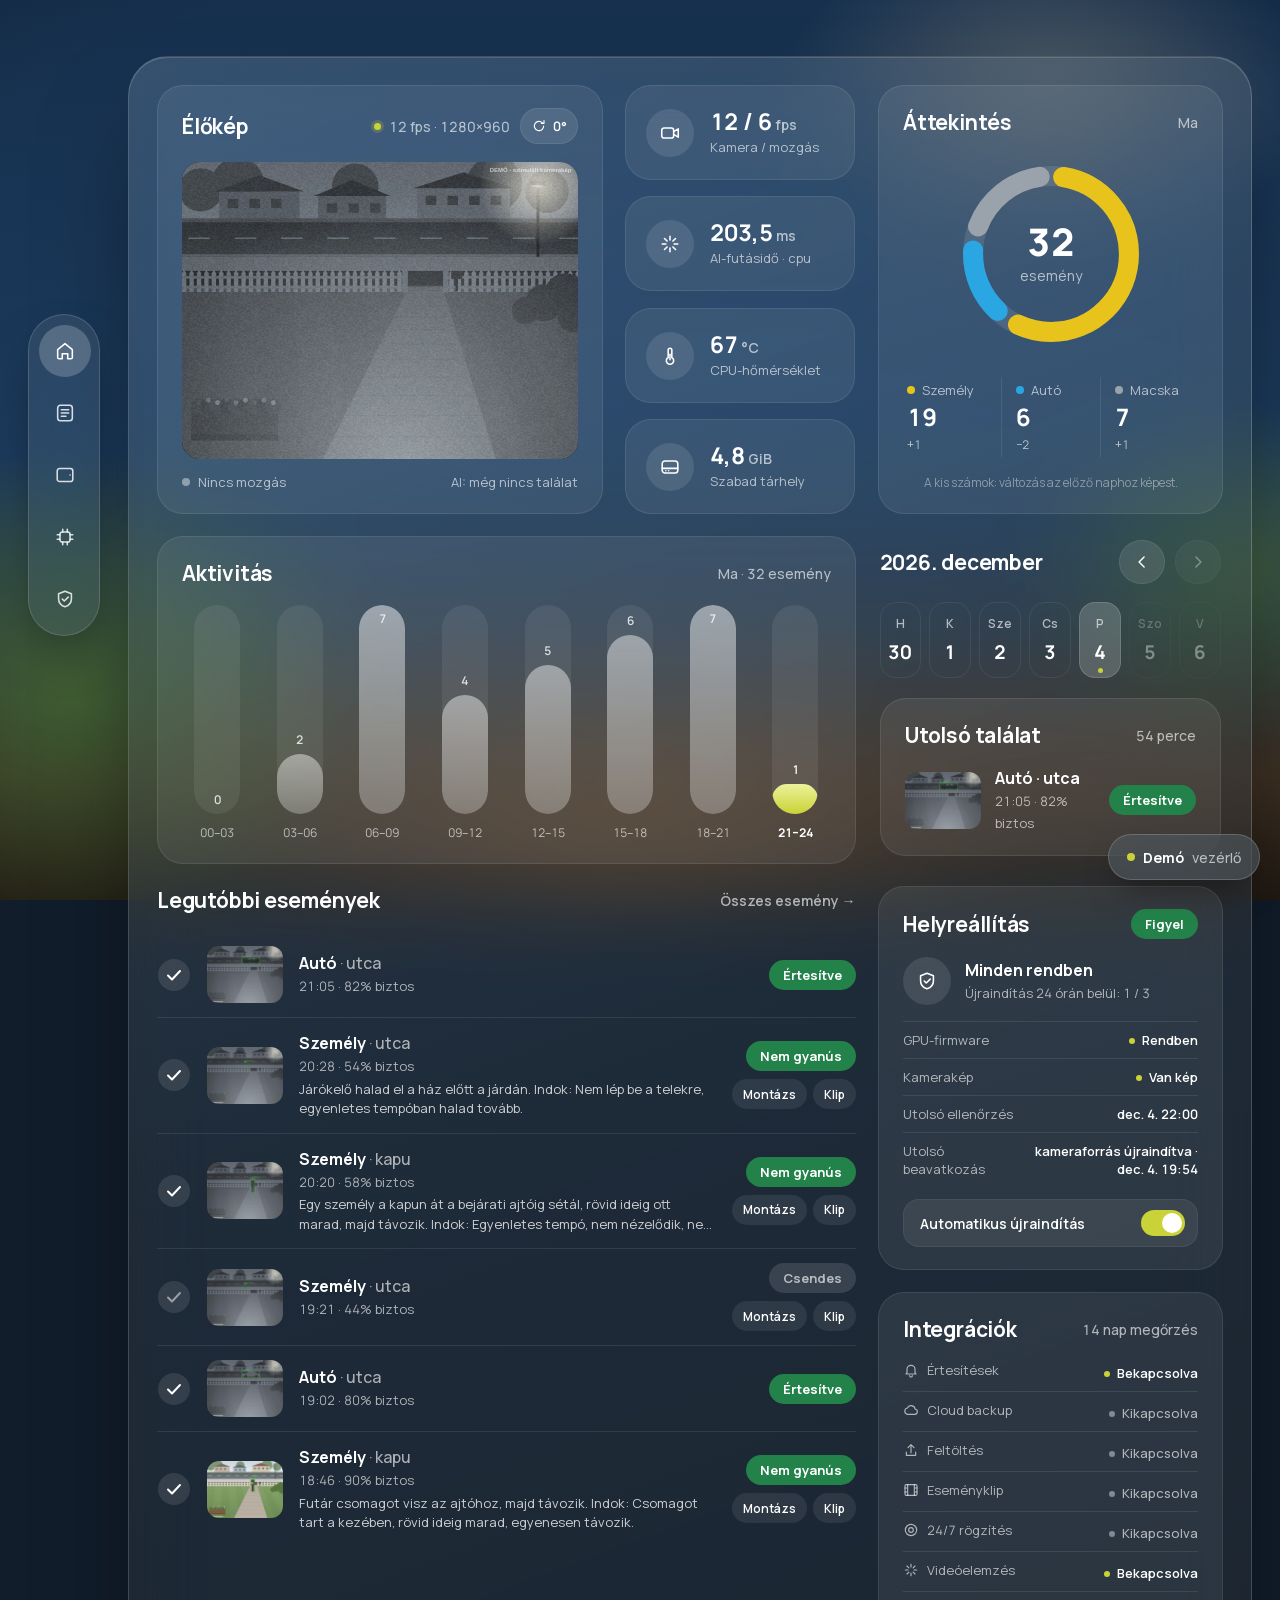
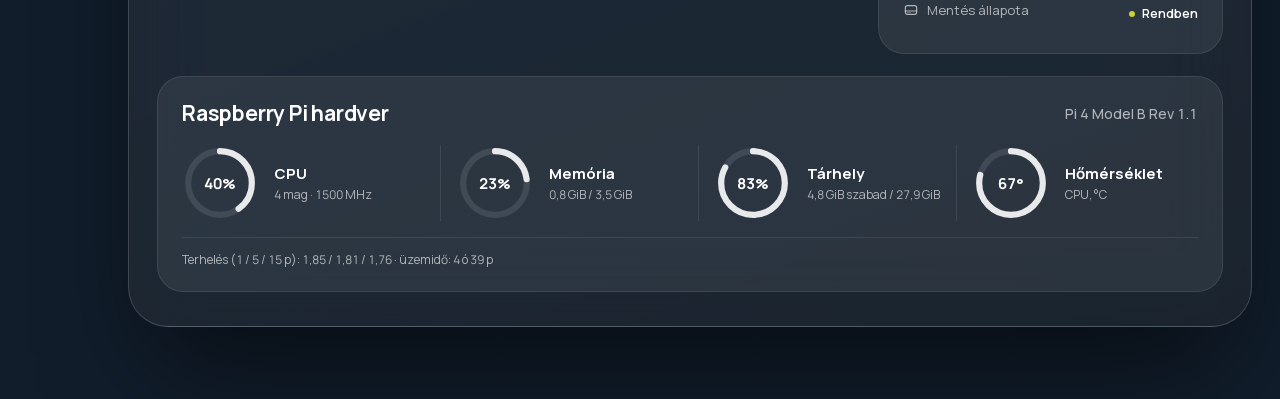
<file: demo/camera-stack-demo.html>
<!doctype html>
<html lang="hu">
<head>
  <meta charset="utf-8">
  <meta name="viewport" content="width=device-width, initial-scale=1, viewport-fit=cover">
  <meta name="theme-color" content="#0b1118">
  <meta name="apple-mobile-web-app-capable" content="yes">
  <meta name="mobile-web-app-capable" content="yes">
  <title>Camera Stack · Demó</title>
  <link rel="icon" href="[data-uri]">
  <style>
/* Camera Stack: visionOS-style glass panels over a blurred room (docs/DESIGN.md). */
/* Manrope (SIL Open Font License, fonts/OFL.txt) is served locally: the UI makes no third-party requests. */
@font-face { font-family: "Manrope"; font-style: normal; font-weight: 400 800; font-display: swap; src: url("[data-uri]") format("woff2"); unicode-range: U+0100-02BA, U+02BD-02C5, U+02C7-02CC, U+02CE-02D7, U+02DD-02FF, U+0304, U+0308, U+0329, U+1D00-1DBF, U+1E00-1E9F, U+1EF2-1EFF, U+2020, U+20A0-20AB, U+20AD-20C4, U+2113, U+2C60-2C7F, U+A720-A7FF; }
@font-face { font-family: "Manrope"; font-style: normal; font-weight: 400 800; font-display: swap; src: url("[data-uri]") format("woff2"); unicode-range: U+0000-00FF, U+0131, U+0152-0153, U+02BB-02BC, U+02C6, U+02DA, U+02DC, U+0304, U+0308, U+0329, U+2000-206F, U+20AC, U+2122, U+2191, U+2193, U+2212, U+2215, U+FEFF, U+FFFD; }
:root {
  color-scheme: dark;
  --ink: #fff;
  --muted: rgba(255, 255, 255, .64);
  --faint: rgba(255, 255, 255, .42);
  --glass: rgba(255, 255, 255, .07);
  --edge: rgba(255, 255, 255, .09);
  --rule: rgba(255, 255, 255, .09);
  --lime: #c9d236;
  --lime-ink: #1e2306;
  --green: #23824a;
  --coral: #ff8576;
  --coral-bg: #b93a2b;
  --window: 40px;
  --card: 26px;
  --inner: 18px;
  font-family: "Manrope", -apple-system, BlinkMacSystemFont, "Segoe UI", sans-serif;
  font-size: 16px;
  font-variant-numeric: tabular-nums;
}
* { box-sizing: border-box; }
html { scroll-behavior: smooth; scroll-padding-top: 24px; }
body { margin: 0; min-height: 100vh; color: var(--ink); background: #111d2b; -webkit-font-smoothing: antialiased; }
[hidden] { display: none !important; }
h1, h2, h3, p { margin: 0; }
a { color: inherit; }
button { font: inherit; color: inherit; cursor: pointer; }
button:disabled { cursor: default; opacity: .38; }
:focus-visible { outline: 2px solid #fff; outline-offset: 3px; }
code { font-size: .9em; }
svg { fill: none; stroke: currentColor; stroke-width: 1.7; stroke-linecap: round; stroke-linejoin: round; }
.sprite { position: absolute; overflow: hidden; }
.sr-only { position: absolute; width: 1px; height: 1px; overflow: hidden; clip-path: inset(50%); white-space: nowrap; }

/* The room behind the glass: blue wall, warm floor, plants and a lamp, all out of focus. */
.environment {
  position: fixed; inset: 0; z-index: -1;
  background:
    radial-gradient(34% 40% at 6% 78%, rgba(74, 112, 58, .9), transparent 70%),
    radial-gradient(22% 28% at 96% 64%, rgba(80, 116, 62, .7), transparent 70%),
    radial-gradient(30% 26% at 82% 10%, rgba(255, 216, 160, .24), transparent 70%),
    radial-gradient(40% 30% at 50% 100%, rgba(150, 112, 72, .55), transparent 75%),
    linear-gradient(180deg, #16304e 0%, #1c3a5c 50%, #26384a 68%, #4d3d2c 86%, #33281e 100%);
}
.environment::after { content: ""; position: absolute; inset: 0; background: radial-gradient(130% 90% at 50% 35%, transparent 45%, rgba(0, 0, 0, .5)); }

.stage { display: grid; grid-template-columns: 72px minmax(0, 1320px); gap: 28px; justify-content: center; padding: 56px 28px 72px; }

/* Floating tab bar, as in visionOS: icons only, the label appears on hover or focus. */
.dock {
  position: sticky; z-index: 5; top: calc(50vh - 136px); align-self: start; margin-top: 60px;
  display: flex; flex-direction: column; gap: 10px; padding: 10px; border-radius: 999px;
  background: rgba(86, 98, 108, .38); border: 1px solid rgba(255, 255, 255, .15);
  box-shadow: 0 24px 50px -16px rgba(0, 0, 0, .5); backdrop-filter: blur(30px) saturate(150%); -webkit-backdrop-filter: blur(30px) saturate(150%);
}
.dock a { position: relative; display: grid; place-items: center; width: 52px; height: 52px; border-radius: 50%; color: rgba(255, 255, 255, .82); transition: background .2s ease-out; }
.dock a:hover { background: rgba(255, 255, 255, .1); }
.dock a[aria-current="page"] { background: rgba(255, 255, 255, .2); color: #fff; }
.dock svg { width: 22px; height: 22px; }
.dock span {
  position: absolute; left: calc(100% + 16px); padding: 7px 12px; border-radius: 999px; white-space: nowrap;
  font-size: 13px; font-weight: 600; background: rgba(60, 70, 78, .8); border: 1px solid rgba(255, 255, 255, .14);
  backdrop-filter: blur(20px); -webkit-backdrop-filter: blur(20px); opacity: 0; transform: translateX(-4px); pointer-events: none; transition: opacity .15s, transform .15s;
}
.dock a:hover span, .dock a:focus-visible span { opacity: 1; transform: none; }

.window {
  position: relative; min-width: 0; padding: 28px 28px 34px; border-radius: var(--window);
  background: linear-gradient(160deg, rgba(126, 140, 152, .34), rgba(52, 58, 64, .46) 52%, rgba(38, 42, 46, .56));
  border: 1px solid rgba(255, 255, 255, .16);
  box-shadow: 0 60px 110px -30px rgba(0, 0, 0, .6), inset 0 1px 0 rgba(255, 255, 255, .14);
  backdrop-filter: blur(40px) saturate(150%); -webkit-backdrop-filter: blur(40px) saturate(150%);
}
.card-tools { display: flex; align-items: center; gap: 10px; }
.round { display: inline-grid; grid-auto-flow: column; place-items: center; gap: 6px; min-width: 44px; height: 44px; padding: 0 12px; border-radius: 999px; background: rgba(255, 255, 255, .1); border: 1px solid rgba(255, 255, 255, .08); transition: background .2s ease-out; }
button.round:hover:not(:disabled) { background: rgba(255, 255, 255, .18); }
.round svg { width: 20px; height: 20px; }
.round.small { height: 36px; min-width: 36px; padding: 0 10px; font-size: 13px; font-weight: 600; }
.round.small svg { width: 16px; height: 16px; }
.banner { display: flex; flex-wrap: wrap; gap: 6px 12px; margin: 0 0 20px; padding: 12px 18px; border-radius: 16px; font-size: 14px; font-weight: 600; }
.banner[data-kind="warn"] { background: rgba(185, 58, 43, .55); }
.banner[data-kind="go"] { background: var(--lime); color: var(--lime-ink); }

/* Dashboard layout */
.grid {
  display: grid; gap: 22px;
  grid-template-columns: minmax(0, 1.55fr) minmax(0, .8fr) minmax(0, 1.2fr);
  grid-template-areas: "live tiles overview" "activity activity calendar" "latest latest side" "hardware hardware hardware";
}
.live { grid-area: live; }
.tiles { grid-area: tiles; }
.overview { grid-area: overview; }
.activity { grid-area: activity; }
.calendar { grid-area: calendar; }
.latest { grid-area: latest; }
.side { grid-area: side; display: grid; gap: 22px; align-content: start; }
.hardware { grid-area: hardware; }
.card { min-width: 0; padding: 22px 24px; border-radius: var(--card); background: var(--glass); border: 1px solid var(--edge); container-type: inline-size; }
.card-head, .section-head { display: flex; align-items: center; justify-content: space-between; gap: 12px; margin-bottom: 18px; }
.card-head h2, .section-head h2 { font-size: 21px; font-weight: 700; letter-spacing: -.01em; }
.chip { color: var(--muted); font-size: 14px; font-weight: 500; white-space: nowrap; }
.chip.status { display: inline-flex; align-items: center; gap: 8px; }
.chip.status::before { content: ""; width: 7px; height: 7px; border-radius: 50%; background: var(--faint); }
.chip.status[data-tone="positive"]::before { background: var(--lime); box-shadow: 0 0 0 3px rgba(201, 210, 54, .2); }
.chip.status[data-tone="danger"] { color: var(--coral); font-weight: 600; }
.chip.status[data-tone="danger"]::before { background: var(--coral); }
.text-link { color: var(--muted); font-size: 14px; font-weight: 600; text-decoration: none; }
.text-link:hover { color: #fff; }
.text-link::after { content: " →"; }

.pill { display: inline-flex; align-items: center; min-height: 30px; padding: 4px 14px; border-radius: 999px; font-size: 13px; font-weight: 700; white-space: nowrap; }
.pill[data-kind="go"] { background: var(--lime); color: var(--lime-ink); }
.pill[data-kind="done"] { background: var(--green); color: #fff; }
.pill[data-kind="warn"] { background: var(--coral-bg); color: #fff; }
.pill[data-kind="muted"] { background: rgba(255, 255, 255, .12); color: var(--muted); }

/* Live view */
.frame { position: relative; display: grid; place-items: center; aspect-ratio: var(--frame-aspect, 4 / 3); border-radius: var(--inner); overflow: hidden; background: #070b0f; }
.frame iframe { position: absolute; inset: 0; width: 100%; height: 100%; border: 0; transition: transform .25s ease-out; }
.frame[data-rotation="180"] iframe { transform: rotate(180deg); }
.frame[data-rotation="90"], .frame[data-rotation="270"] { aspect-ratio: var(--frame-aspect-rotated, 3 / 4); width: min(100%, calc(64vh * var(--portrait-factor, .75))); margin-inline: auto; }
.frame[data-rotation="90"] iframe, .frame[data-rotation="270"] iframe { inset: auto; top: 50%; left: 50%; width: var(--rot-width, 133.34%); height: var(--rot-height, 75%); transform: translate(-50%, -50%) rotate(90deg); }
.frame[data-rotation="270"] iframe { transform: translate(-50%, -50%) rotate(-90deg); }
.frame-empty { display: grid; justify-items: center; gap: 10px; max-width: 360px; padding: 24px; text-align: center; color: var(--muted); font-size: 13px; line-height: 1.6; }
.frame-empty svg { width: 40px; height: 40px; color: var(--faint); }
.frame-empty strong { color: #fff; font-size: 17px; }
.live-foot { display: flex; flex-wrap: wrap; justify-content: space-between; gap: 8px 16px; margin-top: 14px; color: var(--muted); font-size: 13px; }
.motion { display: inline-flex; align-items: center; gap: 8px; }
.motion::before { content: ""; width: 8px; height: 8px; border-radius: 50%; background: var(--faint); }
.motion.active { color: #fff; font-weight: 600; }
.motion.active::before { background: var(--lime); box-shadow: 0 0 0 4px rgba(201, 210, 54, .22); }

/* Metric tiles (the "108 bpm / Heart Rate" cards) */
.tiles { display: grid; gap: 16px; grid-auto-rows: 1fr; }
.tile { display: flex; align-items: center; gap: 16px; padding: 16px 20px; }
.badge { display: grid; place-items: center; flex-shrink: 0; width: 48px; height: 48px; border-radius: 50%; background: rgba(255, 255, 255, .1); }
.badge svg { width: 22px; height: 22px; }
.tile strong { display: block; font-size: 23px; font-weight: 700; line-height: 1.2; white-space: nowrap; }
.tile strong small { margin-left: 3px; color: var(--muted); font-size: 14px; font-weight: 600; }
.tile span:not(.badge) { color: var(--muted); font-size: 13px; }
.tile[data-tone="danger"] .badge { background: rgba(255, 133, 118, .18); color: var(--coral); }
.tile[data-tone="danger"] strong { color: var(--coral); }

/* Overview donut */
.overview { display: flex; flex-direction: column; }
.overview-body { flex: 1; display: flex; flex-direction: column; justify-content: space-around; align-items: center; gap: 22px; }
.donut { position: relative; width: 196px; height: 196px; }
.donut svg { width: 100%; height: 100%; transform: rotate(-90deg); }
.donut circle { transition: stroke-dasharray .5s ease-out, stroke-dashoffset .5s ease-out; }
.donut-center { position: absolute; inset: 0; display: grid; place-content: center; text-align: center; }
.donut-center strong { font-size: 38px; font-weight: 800; line-height: 1; }
.donut-center span { margin-top: 6px; color: var(--muted); font-size: 14px; }
.legend { display: grid; grid-template-columns: repeat(auto-fit, minmax(92px, 1fr)); width: 100%; margin: 0; padding: 0; list-style: none; }
.legend li { display: grid; gap: 4px; padding: 4px 14px; border-left: 1px solid var(--rule); }
.legend li:first-child { border-left: 0; padding-left: 4px; }
.legend .name { display: flex; align-items: center; gap: 7px; color: var(--muted); font-size: 13px; }
.legend .name i { width: 8px; height: 8px; border-radius: 50%; }
.legend strong { font-size: 24px; font-weight: 700; line-height: 1.2; }
.legend .delta { color: var(--muted); font-size: 12px; }
.legend-empty { color: var(--muted); font-size: 14px; line-height: 1.6; }
.legend-note { margin-top: 16px; color: var(--faint); font-size: 12px; text-align: center; }

/* Activity capsules */
.bars { display: grid; grid-template-columns: repeat(8, minmax(0, 1fr)); gap: 12px; height: 236px; margin: 0; padding: 0; list-style: none; }
.bar { display: flex; flex-direction: column; align-items: center; gap: 10px; min-width: 0; }
.track { position: relative; flex: 1; width: min(46px, 100%); border-radius: 999px; background: rgba(255, 255, 255, .07); overflow: hidden; }
.fill { position: absolute; left: 0; right: 0; bottom: 0; height: var(--h); min-height: 0; border-radius: 999px; background: linear-gradient(180deg, rgba(255, 255, 255, .44), rgba(255, 255, 255, .22)); transition: height .45s ease-out; }
.bar.now .fill { background: linear-gradient(180deg, #edf29a, var(--lime)); }
.count { position: absolute; left: 0; right: 0; bottom: min(calc(var(--h) + 6px), calc(100% - 22px)); text-align: center; color: rgba(255, 255, 255, .8); font-size: 12px; font-weight: 600; }
.bar.now .count { color: #fff; }
.bar .slot { color: var(--muted); font-size: 12px; white-space: nowrap; }
.bar.now .slot { color: #fff; font-weight: 700; }

/* Calendar strip */
.calendar { min-width: 0; padding: 4px 2px 0; }
.days { display: grid; grid-template-columns: repeat(7, minmax(0, 1fr)); gap: 8px; }
.day { display: grid; justify-items: center; gap: 6px; min-height: 76px; padding: 12px 0; border-radius: 16px; background: transparent; border: 1px solid rgba(255, 255, 255, .07); transition: background .2s ease-out; }
.day:hover:not(:disabled) { background: rgba(255, 255, 255, .08); }
.day small { color: var(--muted); font-size: 12px; font-weight: 600; }
.day strong { position: relative; font-size: 19px; font-weight: 700; }
.day[aria-pressed="true"] { background: rgba(255, 255, 255, .18); border-color: rgba(255, 255, 255, .14); }
.day.today strong::after { content: ""; position: absolute; left: 50%; bottom: -8px; width: 5px; height: 5px; margin-left: -2.5px; border-radius: 50%; background: var(--lime); }

.spotlight { margin-top: 20px; }
.spot-row { display: grid; grid-template-columns: auto minmax(0, 1fr) auto; align-items: center; gap: 14px; }
.spot-row strong { display: block; font-size: 16px; font-weight: 700; }
.spot-row span:not(.pill) { color: var(--muted); font-size: 13px; }

/* Event rows (the "Challenges" list) */
.latest { min-width: 0; }
.events { list-style: none; margin: 0; padding: 0; }
.event { display: grid; grid-template-columns: auto auto minmax(0, 1fr) auto; align-items: center; gap: 16px; padding: 14px 0; border-bottom: 1px solid var(--rule); }
.event:last-child { border-bottom: 0; }
.ring { width: 34px; height: 34px; }
.ring svg { width: 34px; height: 34px; }
.ring.spin svg { animation: spin 1.2s linear infinite; }
@keyframes spin { to { transform: rotate(1turn); } }
.thumb { display: block; overflow: hidden; border-radius: 12px; }
.thumb img { display: block; width: 76px; height: 57px; object-fit: cover; background: rgba(255, 255, 255, .06); transition: transform .25s ease-out; }
.thumb:hover img { transform: scale(1.05); }
.thumb { position: relative; }
.thumb.missing img { visibility: hidden; }
.thumb.missing::after { content: "Nincs kép"; position: absolute; inset: 0; display: grid; place-items: center; border-radius: 12px; background: rgba(255, 255, 255, .06); color: var(--faint); font-size: 11px; font-weight: 600; }
.event h3 { font-size: 16px; font-weight: 700; }
.event h3 span { color: var(--muted); font-weight: 500; }
.event p { margin-top: 3px; color: var(--muted); font-size: 13px; line-height: 1.5; overflow-wrap: anywhere; }
.event .summary { display: -webkit-box; -webkit-line-clamp: 2; -webkit-box-orient: vertical; overflow: hidden; color: rgba(255, 255, 255, .78); }
.event-end { display: flex; flex-direction: column; align-items: flex-end; gap: 8px; }
.links { display: flex; flex-wrap: wrap; justify-content: flex-end; gap: 6px; }
.links a { display: inline-flex; align-items: center; min-height: 30px; padding: 4px 11px; border-radius: 999px; background: rgba(255, 255, 255, .08); font-size: 12px; font-weight: 600; text-decoration: none; }
.links a:hover { background: rgba(255, 255, 255, .16); }
.links span { display: inline-flex; align-items: center; min-height: 30px; padding: 4px 11px; border-radius: 999px; border: 1px dashed rgba(255, 255, 255, .22); color: var(--muted); font-size: 12px; font-weight: 600; }
.empty { padding: 28px 0; color: var(--muted); font-size: 14px; text-align: center; }

/* Watchdog card (the "Output" card) */
.wd-row { display: flex; align-items: center; gap: 14px; }
.wd-row strong { display: block; font-size: 16px; font-weight: 700; line-height: 1.4; }
.wd-row span:not(.badge) { color: var(--muted); font-size: 13px; }
.watchdog[data-tone="danger"] .badge { background: rgba(255, 133, 118, .18); color: var(--coral); }
.facts { margin: 0; }
.wd-row + .facts { margin-top: 16px; }
.facts div { display: flex; justify-content: space-between; align-items: baseline; gap: 12px; padding: 9px 0; border-top: 1px solid var(--rule); font-size: 13px; }
.card-head + .facts div:first-child { border-top: 0; padding-top: 0; }
.facts dt { display: inline-flex; align-items: center; gap: 8px; color: var(--muted); }
.fact-icon { width: 16px; height: 16px; flex-shrink: 0; }
.facts dd { display: inline-flex; align-items: baseline; gap: 7px; margin: 0; text-align: right; font-weight: 600; }
.facts dd[data-tone]::before { content: ""; flex-shrink: 0; width: 6px; height: 6px; border-radius: 50%; transform: translateY(-1px); }
.facts dd[data-tone="positive"]::before { background: var(--lime); }
.facts dd[data-tone="muted"] { color: var(--muted); font-weight: 500; }
.facts dd[data-tone="muted"]::before { background: var(--faint); }
.facts dd[data-tone="danger"] { color: var(--coral); }
.facts dd[data-tone="danger"]::before { background: var(--coral); }
.switch { display: flex; align-items: center; justify-content: space-between; gap: 12px; width: 100%; min-height: 48px; margin-top: 12px; padding: 0 6px 0 16px; border-radius: 16px; background: rgba(255, 255, 255, .07); border: 1px solid rgba(255, 255, 255, .06); font-size: 14px; font-weight: 600; text-align: left; }
.switch i { position: relative; flex-shrink: 0; width: 44px; height: 26px; margin-right: 6px; border-radius: 999px; background: rgba(255, 255, 255, .22); transition: background .2s ease-out; }
.switch i::after { content: ""; position: absolute; top: 3px; left: 3px; width: 20px; height: 20px; border-radius: 50%; background: #fff; transition: transform .2s ease-out; }
.switch[aria-checked="true"] i { background: var(--lime); }
.switch[aria-checked="true"] i::after { transform: translateX(18px); }

/* Hardware gauges */
.gauges { display: grid; grid-template-columns: repeat(4, minmax(0, 1fr)); gap: 16px; margin: 0; padding: 0; list-style: none; }
.gauge { display: flex; align-items: center; gap: 16px; min-width: 0; }
.gauge + .gauge { padding-left: 16px; border-left: 1px solid var(--rule); }
.gauge-ring { position: relative; flex-shrink: 0; width: 76px; height: 76px; }
.gauge-ring svg { width: 76px; height: 76px; transform: rotate(-90deg); }
.gauge-ring strong { position: absolute; inset: 0; display: grid; place-items: center; font-size: 15px; font-weight: 700; }
.gauge div { min-width: 0; }
.gauge b { display: block; font-size: 15px; font-weight: 700; }
.gauge div span { display: block; margin-top: 2px; color: var(--muted); font-size: 12px; line-height: 1.5; overflow-wrap: anywhere; }
.gauge[data-tone="danger"] strong, .gauge[data-tone="danger"] b { color: var(--coral); }
.hw-foot { margin-top: 16px; padding-top: 12px; border-top: 1px solid var(--rule); color: var(--muted); font-size: 12px; line-height: 1.6; }
.hw-warning { margin: -6px 0 14px; color: var(--coral); font-size: 13px; font-weight: 600; }

/* Events view */
.events-view .section-head { flex-wrap: wrap; }
.filters { display: flex; flex-wrap: wrap; gap: 8px; }
.filters button { min-height: 40px; padding: 0 16px; border-radius: 999px; background: rgba(255, 255, 255, .07); border: 1px solid rgba(255, 255, 255, .08); font-size: 14px; font-weight: 600; }
.filters button[aria-pressed="true"] { background: rgba(255, 255, 255, .2); }

/* Narrower screens */
@media (max-width: 1240px) {
  .grid { grid-template-columns: minmax(0, 1.3fr) minmax(0, 1fr); grid-template-areas: "live live" "tiles overview" "activity calendar" "latest side" "hardware hardware"; }
  .gauges { grid-template-columns: repeat(2, minmax(0, 1fr)); row-gap: 20px; }
  .gauge:nth-child(3) { padding-left: 0; border-left: 0; }
  .tiles { grid-template-columns: repeat(2, minmax(0, 1fr)); grid-auto-rows: auto; }
}
@media (max-width: 980px) {
  .grid { grid-template-columns: minmax(0, 1fr); grid-template-areas: "live" "tiles" "overview" "calendar" "activity" "latest" "side" "hardware"; }
}
@media (max-width: 760px) {
  .stage { grid-template-columns: minmax(0, 1fr); padding: 16px 16px 96px; }
  .window { padding: 16px 16px 22px; border-radius: 30px; }
  .dock { position: fixed; z-index: 50; left: 16px; bottom: 20px; top: auto; margin: 0; flex-direction: row; padding: 6px; gap: 4px; }
  .dock a { width: 46px; height: 46px; }
  .dock span { display: none; }
  .card { padding: 18px; }
  .tile { padding: 14px; gap: 12px; }
  .tile strong { font-size: 19px; }
  .badge { width: 40px; height: 40px; }
  .bars { gap: 6px; height: 200px; }
  .bar .slot { font-size: 10px; }
  .event { grid-template-columns: auto minmax(0, 1fr); gap: 10px 14px; }
  .event .ring { display: none; }
  .event-end { grid-column: 2; flex-direction: row; flex-wrap: wrap; align-items: center; justify-content: flex-start; }
  .links { justify-content: flex-start; }
  .gauges { grid-template-columns: minmax(0, 1fr); }
  .gauge + .gauge { padding-left: 0; border-left: 0; }
}
/* Opaque panels for viewers who ask for less transparency (blur is also the costliest effect). */
@media (prefers-reduced-transparency: reduce) {
  .window, .dock, .dock span { background: #2b3540; backdrop-filter: none; -webkit-backdrop-filter: none; }
  .card { background: #35404b; }
}
@media (prefers-reduced-motion: reduce) {
  html { scroll-behavior: auto; }
  *, *::before, *::after { transition: none !important; animation: none !important; }
}

/* Tablet view (/tablet): the stream as large as the screen allows, the essentials beside it.
   Built to run all day: no blur, a dark background, and a slow few-pixel drift against burn-in. */
.tablet-panel { display: none; }
body.tablet { --pad: 16px; --panel: clamp(270px, 26vw, 340px); background: #05090d; }
body.tablet .environment, body.tablet .dock { display: none; }
body.tablet .stage { display: block; padding: 0; }
body.tablet .window {
  display: grid; grid-template-columns: minmax(0, 1fr) var(--panel); grid-template-rows: minmax(0, 1fr); gap: var(--pad);
  height: 100vh; height: 100dvh; padding: var(--pad); border: 0; border-radius: 0; background: none; box-shadow: none;
  backdrop-filter: none; -webkit-backdrop-filter: none; transition: translate 3s ease-in-out;
}
body.tablet #error, body.tablet #test-banner { position: fixed; z-index: 20; top: var(--pad); left: var(--pad); right: calc(var(--panel) + 2 * var(--pad)); margin: 0; }
body.tablet .grid { display: block; min-height: 0; }
body.tablet .grid > :not(.live) { display: none; }
body.tablet .live { display: grid; place-items: center; height: 100%; padding: 0; background: none; border: 0; }
body.tablet .live .card-head, body.tablet .live .live-foot { display: none; }
body.tablet .frame { width: min(100%, calc((100dvh - 2 * var(--pad)) * var(--frame-ratio, 1.3334))); border-radius: 20px; }
body.tablet .frame[data-rotation="90"], body.tablet .frame[data-rotation="270"] { width: min(100%, calc((100dvh - 2 * var(--pad)) * var(--portrait-factor, .75))); }
body.tablet .tablet-panel { display: flex; flex-direction: column; gap: 10px; min-height: 0; overflow-y: auto; }
.t-clock { display: flex; align-items: flex-start; justify-content: space-between; gap: 12px; }
.t-clock strong { display: block; font-size: clamp(42px, 4.8vw, 60px); font-weight: 800; letter-spacing: -.03em; line-height: 1; }
.t-clock span { display: block; margin-top: 6px; color: var(--muted); font-size: 14px; }
.t-status { display: flex; flex-wrap: wrap; align-items: center; gap: 8px 16px; font-size: 14px; }
.t-status .motion.active { color: var(--lime); }
.t-card { padding: 14px 16px; border-radius: 20px; background: #10171e; border: 1px solid rgba(255, 255, 255, .07); }
.t-card h2 { color: var(--muted); font-size: 14px; font-weight: 700; }
.t-head { display: flex; align-items: baseline; justify-content: space-between; gap: 10px; }
.t-head p { color: var(--muted); font-size: 14px; }
.t-head strong { margin-right: 4px; color: #fff; font-size: 30px; font-weight: 800; }
.t-bars { display: grid; grid-template-columns: repeat(8, minmax(0, 1fr)); gap: 6px; height: 52px; margin: 10px 0 0; padding: 0; list-style: none; }
.t-bars li { position: relative; overflow: hidden; border-radius: 999px; background: rgba(255, 255, 255, .07); }
.t-bars li span { position: absolute; left: 0; right: 0; bottom: 0; height: var(--h); border-radius: 999px; background: rgba(255, 255, 255, .42); }
.t-bars li.now span { background: var(--lime); }
.t-latest ul { margin: 6px 0 0; padding: 0; list-style: none; }
.t-latest li { display: grid; grid-template-columns: auto minmax(0, 1fr); align-items: center; gap: 12px; padding: 7px 0; border-top: 1px solid var(--rule); }
.t-latest li:first-child { border-top: 0; }
.t-latest .thumb img { width: 72px; height: 54px; }
.t-latest strong { display: block; font-size: 14px; font-weight: 700; }
.t-latest p { margin-top: 2px; color: var(--muted); font-size: 12px; }
.t-latest .pill { min-height: 22px; margin-top: 5px; padding: 2px 10px; font-size: 12px; }
.t-latest .empty { display: block; padding: 12px 0; text-align: left; }
.t-system .facts div:first-child { border-top: 0; padding-top: 0; }
.t-actions { display: flex; flex-shrink: 0; gap: 8px; }
.t-actions .round { width: 44px; padding: 0; }
.t-note { color: var(--faint); font-size: 12px; line-height: 1.5; }
/* Short landscape screens (browser toolbars, small tablets): drop the system card, then the third event. */
@media (orientation: landscape) and (max-height: 740px) { body.tablet .t-system { display: none; } }
@media (orientation: landscape) and (max-height: 620px) {
  body.tablet .t-latest li:nth-child(n+3) { display: none; }
  body.tablet .t-clock strong { font-size: 40px; }
  body.tablet .t-bars { height: 40px; }
}
@media (orientation: portrait) {
  body.tablet .window { grid-template-columns: minmax(0, 1fr); grid-template-rows: auto minmax(0, 1fr); height: auto; min-height: 100dvh; }
  body.tablet #error, body.tablet #test-banner { right: var(--pad); }
  body.tablet .frame { width: min(100%, calc(58dvh * var(--frame-ratio, 1.3334))); }
  body.tablet .tablet-panel { display: grid; grid-template-columns: repeat(2, minmax(0, 1fr)); grid-template-areas: "clock clock" "status status" "today latest" "system latest" "note note"; align-content: start; gap: 12px; overflow: visible; }
  .t-clock { grid-area: clock; } .t-status { grid-area: status; } .t-today { grid-area: today; }
  .t-latest { grid-area: latest; } .t-system { grid-area: system; } .t-note { grid-area: note; }
}
@media (orientation: portrait) and (max-width: 600px) {
  body.tablet .tablet-panel { grid-template-columns: minmax(0, 1fr); grid-template-areas: "clock" "status" "today" "latest" "system" "note"; }
}
/* Demo-only chrome (control panel, media viewer) in the app's glass style; appended after app/static/style.css. */
.demo-panel { position: fixed; right: 20px; bottom: 20px; z-index: 60; display: flex; flex-direction: column; align-items: flex-end; gap: 10px; max-width: calc(100vw - 40px); }
.demo-toggle { display: inline-flex; align-items: center; gap: 8px; min-height: 46px; padding: 8px 18px; border-radius: 999px; background: rgba(86, 98, 108, .5); border: 1px solid rgba(255, 255, 255, .18); box-shadow: 0 16px 32px -12px rgba(0, 0, 0, .5); backdrop-filter: blur(24px); -webkit-backdrop-filter: blur(24px); font-size: 14px; font-weight: 700; }
.demo-dot { width: 8px; height: 8px; border-radius: 50%; background: var(--lime); }
.demo-toggle-hint { color: var(--muted); font-weight: 500; }
.demo-body { width: 340px; max-width: 100%; max-height: calc(100vh - 110px); overflow-y: auto; padding: 20px; border-radius: 28px; background: rgba(56, 64, 72, .66); border: 1px solid rgba(255, 255, 255, .15); box-shadow: 0 30px 60px -20px rgba(0, 0, 0, .6); backdrop-filter: blur(36px) saturate(150%); -webkit-backdrop-filter: blur(36px) saturate(150%); }
.demo-head h2 { font-size: 18px; font-weight: 800; }
.demo-head p { margin-top: 6px; color: var(--muted); font-size: 13px; line-height: 1.5; }
.demo-body section { margin-top: 16px; padding-top: 16px; border-top: 1px solid var(--rule); }
.demo-body h3 { margin: 0 0 10px; color: var(--muted); font-size: 13px; font-weight: 600; }
.demo-grid { display: grid; grid-template-columns: 1fr 1fr; gap: 8px; }
.demo-body button { min-height: 42px; padding: 6px 10px; border-radius: 14px; background: rgba(255, 255, 255, .1); border: 1px solid rgba(255, 255, 255, .08); font-size: 14px; font-weight: 600; }
.demo-body button:hover:not(:disabled) { background: rgba(255, 255, 255, .18); }
.demo-hint, .demo-status { margin-top: 10px; color: var(--muted); font-size: 12px; line-height: 1.5; }
.demo-status[data-tone="danger"] { color: var(--coral); }
.demo-switch { display: flex; align-items: center; justify-content: space-between; gap: 12px; min-height: 40px; font-size: 14px; cursor: pointer; }
.demo-switch input { appearance: none; position: relative; flex-shrink: 0; width: 40px; height: 24px; margin: 0; border-radius: 999px; background: rgba(255, 255, 255, .22); cursor: pointer; transition: background .2s ease-out; }
.demo-switch input::after { content: ""; position: absolute; top: 3px; left: 3px; width: 18px; height: 18px; border-radius: 50%; background: #fff; transition: transform .2s ease-out; }
.demo-switch input:checked { background: var(--lime); }
.demo-switch input:checked::after { transform: translateX(16px); }
.demo-foot { display: flex; align-items: center; justify-content: space-between; gap: 12px; margin-top: 16px; padding-top: 16px; border-top: 1px solid var(--rule); color: var(--muted); font-size: 12px; line-height: 1.4; }
.demo-media { width: min(1100px, calc(100vw - 32px)); max-height: calc(100vh - 32px); padding: 0; border: 1px solid rgba(255, 255, 255, .15); border-radius: 28px; background: rgba(40, 46, 52, .85); color: #fff; overflow: hidden; backdrop-filter: blur(36px); -webkit-backdrop-filter: blur(36px); }
.demo-media::backdrop { background: rgba(8, 14, 20, .6); backdrop-filter: blur(6px); }
.demo-media-bar { display: flex; justify-content: space-between; align-items: center; gap: 16px; padding: 16px 20px; font-size: 15px; }
.demo-media-bar span { display: block; margin-top: 2px; color: var(--muted); font-size: 13px; }
.demo-media-close { width: 44px; height: 44px; padding: 0; border-radius: 50%; background: rgba(255, 255, 255, .12); border: 0; font-size: 22px; line-height: 1; }
.demo-media-body { display: flex; justify-content: center; margin: 0 20px; border-radius: var(--inner); overflow: hidden; background: #000; }
.demo-media-body img, .demo-media-body canvas { display: block; max-width: 100%; max-height: calc(100vh - 170px); width: auto; height: auto; }
.demo-media-note { padding: 12px 20px 16px; color: var(--faint); font-size: 12px; }

/* In the tablet view the panel takes the right edge; the demo controls move to the left. */
body.tablet .demo-panel { left: 20px; right: auto; align-items: flex-start; }

@media (max-width: 760px) {
  .demo-toggle-hint { display: none; }
  .demo-panel { left: 16px; right: 16px; align-items: stretch; }
  .demo-body { width: auto; max-height: calc(100vh - 100px); }
  .demo-toggle { align-self: flex-end; }
}
</style>
</head>
<body>
  <!-- visionOS-style glass over a blurred room; see docs/DESIGN.md. -->
  <div class="environment" aria-hidden="true"></div>
  <svg class="sprite" aria-hidden="true" width="0" height="0">
    <symbol id="i-home" viewBox="0 0 24 24"><path d="M4 10.5 12 4l8 6.5V19a1.5 1.5 0 0 1-1.5 1.5H15v-5.5H9v5.5H5.5A1.5 1.5 0 0 1 4 19v-8.5Z"/></symbol>
    <symbol id="i-list" viewBox="0 0 24 24"><rect x="4" y="3.5" width="16" height="17" rx="3"/><path d="M8 8.5h8M8 12h8M8 15.5h5"/></symbol>
    <symbol id="i-chip" viewBox="0 0 24 24"><rect x="6.5" y="6.5" width="11" height="11" rx="2.5"/><path d="M9.5 3.5v3m5-3v3m-5 11v3m5-3v3m-11-11h3m-3 5h3m11-5h3m-3 5h3"/></symbol>
    <symbol id="i-shield" viewBox="0 0 24 24"><path d="M12 3.5 5 6.3v5.4c0 4.3 3 7.6 7 8.8 4-1.2 7-4.5 7-8.8V6.3l-7-2.8Z"/><path d="m9 12 2.2 2.2L15.5 10"/></symbol>
    <symbol id="i-camera" viewBox="0 0 24 24"><rect x="3" y="6.5" width="13" height="11" rx="2.5"/><path d="m16 10.5 5-3v9l-5-3"/></symbol>
    <symbol id="i-spark" viewBox="0 0 24 24"><path d="M12 3.5v4m0 9v4m-8.5-8.5h4m9 0h4M6 6l2.8 2.8m6.4 6.4L18 18m0-12-2.8 2.8M8.8 15.2 6 18"/></symbol>
    <symbol id="i-temp" viewBox="0 0 24 24"><path d="M10 13.6V5.5a2 2 0 1 1 4 0v8.1a4 4 0 1 1-4 0Z"/><path d="M12 10v6"/></symbol>
    <symbol id="i-disk" viewBox="0 0 24 24"><rect x="3.5" y="5.5" width="17" height="13" rx="3"/><path d="M3.5 13.5h17M7.5 16h.01M10.5 16h.01"/></symbol>
    <symbol id="i-left" viewBox="0 0 24 24"><path d="m14.5 6-6 6 6 6"/></symbol>
    <symbol id="i-right" viewBox="0 0 24 24"><path d="m9.5 6 6 6-6 6"/></symbol>
    <symbol id="i-bell" viewBox="0 0 24 24"><path d="M6 16V11a6 6 0 1 1 12 0v5l1.5 2h-15L6 16Z"/><path d="M10 20.5a2 2 0 0 0 4 0"/></symbol>
    <symbol id="i-cloud" viewBox="0 0 24 24"><path d="M7 18.5h10.5a4 4 0 0 0 .6-7.95A6 6 0 0 0 6.6 9.1 4.75 4.75 0 0 0 7 18.5Z"/></symbol>
    <symbol id="i-upload" viewBox="0 0 24 24"><path d="M12 16V4m-4.5 4.5L12 4l4.5 4.5M5 15v5h14v-5"/></symbol>
    <symbol id="i-film" viewBox="0 0 24 24"><rect x="3" y="4" width="18" height="16" rx="2"/><path d="M7 4v16M17 4v16M3 9h4m10 0h4M3 15h4m10 0h4"/></symbol>
    <symbol id="i-rec" viewBox="0 0 24 24"><circle cx="12" cy="12" r="8.5"/><circle cx="12" cy="12" r="3.5"/></symbol>
    <symbol id="i-tablet" viewBox="0 0 24 24"><rect x="3.5" y="5" width="17" height="14" rx="2.5"/><path d="M17.5 12h.01"/></symbol>
    <symbol id="i-expand" viewBox="0 0 24 24"><path d="M4 9V4h5M20 9V4h-5M4 15v5h5m11-5v5h-5"/></symbol>
    <symbol id="i-exit" viewBox="0 0 24 24"><path d="M10 5H5.5A1.5 1.5 0 0 0 4 6.5v11A1.5 1.5 0 0 0 5.5 19H10m4-11 4 4-4 4m4-4H9"/></symbol>
    <symbol id="i-rotate" viewBox="0 0 24 24"><path d="M19 12a7 7 0 1 1-2.05-4.95"/><path d="M19.5 4v4h-4"/></symbol>
  </svg>

  <div class="stage">
    <nav class="dock" aria-label="Fő navigáció">
      <a href="?" data-nav="home"><svg><use href="#i-home"/></svg><span>Áttekintés</span></a>
      <a href="?page=events" data-nav="events"><svg><use href="#i-list"/></svg><span>Események</span></a>
      <a href="?page=tablet" data-nav="tablet"><svg><use href="#i-tablet"/></svg><span>Tablet nézet</span></a>
      <a href="#hardver" data-nav="section"><svg><use href="#i-chip"/></svg><span>Hardver</span></a>
      <a href="#felugyelo" data-nav="section"><svg><use href="#i-shield"/></svg><span>Felügyelő</span></a>
    </nav>

    <main class="window">
      <h1 class="sr-only" id="title">Camera Stack</h1>
      <p id="error" class="banner" data-kind="warn" role="alert" hidden></p>
      <p id="test-banner" class="banner" data-kind="go" role="status" hidden><strong>TESZT STREAM</strong> Előre rögzített videó, végtelenített lejátszás, nem élő kamerakép.</p>

      <div id="dashboard" class="grid">
        <section class="card live" aria-labelledby="live-heading">
          <div class="card-head">
            <h2 id="live-heading">Élőkép</h2>
            <div class="card-tools"><span class="chip status" id="live-meta" data-tone="muted">Kapcsolódás…</span><button class="round small" id="rotate" type="button" title="Kép forgatása 90°-kal (élőkép és felismerés)"><svg><use href="#i-rotate"/></svg><span id="rotate-label">0°</span></button></div>
          </div>
          <div class="frame" id="frame">
            <div class="frame-empty" id="stream-empty"><svg><use href="#i-camera"/></svg><strong>Az élőkép nem elérhető</strong><span>Adj meg egy MediaMTX lejátszócímet a <code>LIVE_STREAM_URL</code> változóban. Az eseményészlelés ettől függetlenül működik.</span></div>
          </div>
          <div class="live-foot"><span class="motion" id="motion">Mozgás: várakozás</span><span id="detection">AI: várakozás</span></div>
        </section>

        <div class="tiles" aria-label="Fő mérőszámok">
          <div class="card tile" id="tile-fps"><span class="badge"><svg><use href="#i-camera"/></svg></span><div><strong>—</strong><span>Kamera / mozgás</span></div></div>
          <div class="card tile" id="tile-ai"><span class="badge"><svg><use href="#i-spark"/></svg></span><div><strong>—</strong><span>AI-futásidő</span></div></div>
          <div class="card tile" id="tile-temp"><span class="badge"><svg><use href="#i-temp"/></svg></span><div><strong>—</strong><span>CPU-hőmérséklet</span></div></div>
          <div class="card tile" id="tile-disk"><span class="badge"><svg><use href="#i-disk"/></svg></span><div><strong>—</strong><span>Szabad tárhely</span></div></div>
        </div>

        <section class="card overview" aria-labelledby="overview-heading">
          <div class="card-head"><h2 id="overview-heading">Áttekintés</h2><span class="chip" id="overview-day">Ma</span></div>
          <div class="overview-body">
            <div class="donut" id="donut" role="img" aria-label="Események címkék szerint"></div>
            <ul class="legend" id="legend"></ul>
          </div>
          <p class="legend-note">A kis számok: változás az előző naphoz képest.</p>
        </section>

        <section class="card activity" aria-labelledby="activity-heading">
          <div class="card-head"><h2 id="activity-heading">Aktivitás</h2><span class="chip" id="activity-meta" role="status">—</span></div>
          <ol class="bars" id="bars"></ol>
        </section>

        <section class="calendar" aria-labelledby="calendar-heading">
          <div class="section-head">
            <h2 id="calendar-heading">—</h2>
            <div class="card-tools">
              <button class="round" id="week-prev" type="button" aria-label="Előző hét"><svg><use href="#i-left"/></svg></button>
              <button class="round" id="week-next" type="button" aria-label="Következő hét"><svg><use href="#i-right"/></svg></button>
            </div>
          </div>
          <div class="days" id="days"></div>
          <div class="card spotlight">
            <div class="card-head"><h2>Utolsó találat</h2><span class="chip" id="spot-ago">—</span></div>
            <div class="spot-row">
              <a class="thumb" id="spot-link" href="?page=events" hidden><img id="spot-image" alt="" width="76" height="57"></a>
              <div><strong id="spot-title">Még nincs esemény</strong><span id="spot-meta">Mozgás és megerősített AI-találat után jelenik meg.</span></div>
              <span class="pill" id="spot-pill" data-kind="muted" hidden></span>
            </div>
          </div>
        </section>

        <section class="latest" aria-labelledby="latest-heading">
          <div class="section-head"><h2 id="latest-heading">Legutóbbi események</h2><a class="text-link" href="?page=events">Összes esemény</a></div>
          <ul class="events" id="latest" aria-live="polite"></ul>
        </section>

        <div class="side">
          <section class="card watchdog" id="felugyelo" aria-labelledby="watchdog-heading">
            <div class="card-head"><h2 id="watchdog-heading">Helyreállítás</h2><span class="pill" id="wd-pill" data-kind="muted">—</span></div>
            <div class="wd-row">
              <span class="badge"><svg><use href="#i-shield"/></svg></span>
              <div><strong id="wd-message">—</strong><span id="wd-reboots">—</span></div>
            </div>
            <dl class="facts">
              <div><dt>GPU-firmware</dt><dd id="wd-firmware">—</dd></div>
              <div><dt>Kamerakép</dt><dd id="wd-camera">—</dd></div>
              <div><dt>Utolsó ellenőrzés</dt><dd id="wd-checked">—</dd></div>
              <div><dt>Utolsó beavatkozás</dt><dd id="wd-action">—</dd></div>
            </dl>
            <button class="switch" id="wd-toggle" type="button" role="switch" aria-checked="true"><span>Automatikus újraindítás</span><i aria-hidden="true"></i></button>
          </section>

          <section class="card integrations" aria-labelledby="integrations-heading">
            <div class="card-head"><h2 id="integrations-heading">Integrációk</h2><span class="chip" id="retention">—</span></div>
            <dl class="facts" id="integrations"></dl>
          </section>
        </div>

        <section class="card hardware" id="hardver" aria-labelledby="hardware-heading" hidden>
          <div class="card-head"><h2 id="hardware-heading">Raspberry Pi hardver</h2><span class="chip" id="hw-model">—</span></div>
          <p class="hw-warning" id="hw-warning" role="status" hidden></p>
          <ul class="gauges" id="gauges"></ul>
          <p class="hw-foot" id="hw-foot">—</p>
        </section>
      </div>

      <section id="events-view" class="events-view" aria-labelledby="events-heading" hidden>
        <h2 class="sr-only" id="events-heading">Eseménynapló</h2>
        <div class="section-head">
          <div class="filters" id="filters" role="group" aria-label="Szűrés objektum szerint"></div>
          <div class="card-tools">
            <span class="chip" id="page-number">1. oldal</span>
            <button class="round" id="previous" type="button" aria-label="Előző oldal" disabled><svg><use href="#i-left"/></svg></button>
            <button class="round" id="next" type="button" aria-label="Következő oldal" disabled><svg><use href="#i-right"/></svg></button>
          </div>
        </div>
        <ul class="events" id="event-list" aria-live="polite"></ul>
      </section>

      <!-- Tablet view (/tablet): the stream as large as possible, the essentials beside it, built to run 24/7. -->
      <aside class="tablet-panel" id="tablet-panel" aria-label="Fő adatok" hidden>
        <div class="t-clock">
          <div><strong id="t-time">--:--</strong><span id="t-date">—</span></div>
          <div class="t-actions">
            <button class="round" id="t-fullscreen" type="button" aria-label="Teljes képernyő" title="Teljes képernyő" hidden><svg><use href="#i-expand"/></svg></button>
            <a class="round" href="?" id="t-exit" aria-label="Kilépés a tablet nézetből" title="Kilépés a tablet nézetből"><svg><use href="#i-exit"/></svg></a>
          </div>
        </div>
        <div class="t-status"><span class="chip status" id="t-camera" data-tone="muted">Kapcsolódás…</span><span class="motion" id="t-motion">Nincs mozgás</span></div>
        <section class="t-card t-today" aria-labelledby="t-today-heading">
          <div class="t-head"><h2 id="t-today-heading">Ma</h2><p><strong id="t-count">0</strong> esemény</p></div>
          <ol class="t-bars" id="t-bars"></ol>
        </section>
        <section class="t-card t-latest" aria-labelledby="t-latest-heading">
          <h2 id="t-latest-heading">Legutóbbi események</h2>
          <ul id="t-events" aria-live="polite"></ul>
        </section>
        <section class="t-card t-system" aria-label="Rendszer">
          <dl class="facts">
            <div><dt>Felügyelő</dt><dd id="t-watchdog">—</dd></div>
            <div><dt>AI-futásidő</dt><dd id="t-ai">—</dd></div>
            <div><dt>CPU</dt><dd id="t-cpu">—</dd></div>
          </dl>
        </section>
        <p class="t-note" id="t-wake" hidden></p>
      </aside>
    </main>
  </div>
<script>
/* Demo backend for the standalone page: answers the UI's /api calls from an in-browser simulation.
   tools/build_demo.py inlines this ahead of the unchanged app/static/app.js. */
(() => {
"use strict";

// ---------------------------------------------------------------------------------------------------------------
// Scene. Self-contained (no outer references): the live player iframe runs the same code via toString().
// ---------------------------------------------------------------------------------------------------------------
function sceneKit() {
  const W = 1280, H = 960, FENCE = 352, GATE = [722, 848];
  // Feet position y → person height in pixels (simple ground-plane perspective).
  const tall = y => 80 + (y - 330) * (560 / 630);
  function random(seed) {
    let a = seed >>> 0;
    return () => {
      a = (a + 0x6d2b79f5) >>> 0;
      let t = Math.imul(a ^ (a >>> 15), a | 1);
      t ^= t + Math.imul(t ^ (t >>> 7), t | 61);
      return ((t ^ (t >>> 14)) >>> 0) / 4294967296;
    };
  }
  const pick = (r, list) => list[Math.floor(r() * list.length)];
  function look(actor) {
    const r = random(actor.seed);
    if (actor.kind === "car") return {body: pick(r, ["#9c2f2f", "#2f4f7a", "#d9d9d4", "#3a3d40", "#6f7a3a", "#b0b6ba"])};
    if (actor.kind === "cat") return {fur: pick(r, ["#3a332e", "#c47a3a", "#7d7d7d", "#e8e2d6"])};
    return {
      jacket: pick(r, ["#3d5a80", "#8a3b3b", "#2f5d50", "#5b4b8a", "#9a6b2f", "#3a3f44", "#c9b458"]),
      pants: pick(r, ["#2d3439", "#3f4a5a", "#4a3f35", "#5c6066"]),
      skin: pick(r, ["#e0b598", "#c68e6a", "#8d5a3f", "#f0c8a8"]),
      hair: pick(r, ["#2b2420", "#6b4a2e", "#b8a088", "#1d1d1d", "#8a8a85"]),
      parcel: actor.variant === "visitor" && r() < 0.35,
    };
  }
  // Keyframes [seconds, x, y]; a repeated point is a pause.
  function route(actor) {
    if (actor._route) return actor._route;
    const right = actor.dir < 0, y = 336 + (actor.lane || 0);
    let points;
    if (actor.variant === "visitor") {
      const [inX, inT, outX, outT] = right ? [1350, 6, -70, 8] : [-70, 8, 1350, 6];
      points = [[0, inX, y], [inT, 785, 338], [1.2, 785, 425], [4, 720, 860], [3, 722, 862], [4, 785, 425], [1.2, 785, 338], [outT, outX, y]];
    } else if (actor.kind === "person") {
      points = right ? [[0, 1350, y], [13, -70, y]] : [[0, -70, y], [13, 1350, y]];
    } else if (actor.kind === "car") {
      points = right ? [[0, 1650, 292], [5.5, -370, 292]] : [[0, -370, 292], [5.5, 1650, 292]];
    } else {
      const a = 600 + (actor.lane || 0) * 4, b = 660 + (actor.lane || 0) * 6;
      points = right ? [[0, 1340, a], [5, 620, (a + b) / 2], [1.5, 621, (a + b) / 2], [5, -80, b]]
        : [[0, -80, a], [5, 640, (a + b) / 2], [1.5, 641, (a + b) / 2], [5, 1340, b]];
    }
    let time = 0;
    actor._route = points.map(([dt, x, py]) => [(time += dt), x, py]);
    return actor._route;
  }
  const duration = actor => route(actor).at(-1)[0];
  // The moment the detector would confirm the object: fully in frame, reasonably large.
  function detectAt(actor) {
    const keys = route(actor);
    if (actor.variant === "visitor") return keys[2][0] + 0.8;
    return duration(actor) * (actor.kind === "car" ? 0.45 : 0.5);
  }
  function pose(actor, now) {
    const keys = route(actor), t = (now - actor.start) / 1000;
    if (t < 0 || t > keys.at(-1)[0]) return null;
    let i = 1;
    while (i < keys.length - 1 && keys[i][0] < t) i++;
    const [t0, x0, y0] = keys[i - 1], [t1, x1, y1] = keys[i], k = t1 > t0 ? (t - t0) / (t1 - t0) : 1;
    const x = x0 + (x1 - x0) * k, y = y0 + (y1 - y0) * k;
    let dx = x1 - x0, dy = y1 - y0, j = i;
    while (Math.abs(dx) + Math.abs(dy) < 4 && j > 1) { j--; dx = keys[j][1] - keys[j - 1][1]; dy = keys[j][2] - keys[j - 1][2]; }
    const walking = Math.abs(x1 - x0) + Math.abs(y1 - y0) >= 4;
    return {x, y, h: tall(y), dir: dx < 0 ? -1 : 1, frontal: Math.abs(dy) > Math.abs(dx), toward: dy > 0, walking, phase: t * Math.PI * 3.4};
  }
  function box(actor, p) {
    let b;
    if (actor.kind === "car") b = [p.x - 152, p.y - 104, p.x + 152, p.y + 6];
    else if (actor.kind === "cat") { const l = p.h * 0.3; b = [p.x - l * 0.62, p.y - l * 0.72, p.x + l * 0.62, p.y + 2]; }
    else b = [p.x - p.h * 0.17, p.y - p.h * 0.99, p.x + p.h * 0.17, p.y + 2];
    return [Math.max(0, b[0]), Math.max(0, b[1]), Math.min(W, b[2]), Math.min(H, b[3])].map(Math.round);
  }
  function visible(actor, now) {
    const p = pose(actor, now);
    if (!p) return false;
    const [x1, y1, x2, y2] = box(actor, p);
    return x2 - x1 > 20 && y2 - y1 > 20;
  }
  function isNight(ms) {
    const d = new Date(ms), hour = d.getHours() + d.getMinutes() / 60;
    return hour < 6.5 || hour >= 19;
  }

  // --- static layers ---
  function layer(width, height, paint) {
    const canvas = document.createElement("canvas");
    canvas.width = width; canvas.height = height;
    const ctx = canvas.getContext("2d");
    ctx.scale(width / W, height / H);
    paint(ctx);
    return canvas;
  }
  function rect(ctx, color, x, y, w, h) { ctx.fillStyle = color; ctx.fillRect(x, y, w, h); }
  function far(ctx) {
    let g = ctx.createLinearGradient(0, 0, 0, 190);
    g.addColorStop(0, "#c9d7e0"); g.addColorStop(1, "#e7ecee");
    rect(ctx, g, 0, 0, W, 190);
    ctx.fillStyle = "#7f9878";
    for (const [x, y, r] of [[60, 90, 70], [180, 70, 85], [560, 80, 75], [1010, 70, 90], [1180, 95, 70]]) { ctx.beginPath(); ctx.arc(x, y, r, 0, 7); ctx.fill(); }
    for (const [x, w, h, wall, roof] of [[120, 260, 95, "#c4b5a5", "#7d6a60"], [440, 220, 80, "#aeb8bc", "#5f676c"], [760, 300, 105, "#d4c8b4", "#8b5e4b"]]) {
      rect(ctx, wall, x, 190 - h, w, h);
      ctx.fillStyle = roof; ctx.beginPath(); ctx.moveTo(x - 14, 190 - h); ctx.lineTo(x + w / 2, 190 - h - 52); ctx.lineTo(x + w + 14, 190 - h); ctx.fill();
      for (let wx = x + 28; wx < x + w - 40; wx += 70) rect(ctx, "#6f8290", wx, 190 - h + 24, 34, 30);
    }
    rect(ctx, "#8fa486", 0, 182, W, 14);
    g = ctx.createLinearGradient(0, 196, 0, 300);
    g.addColorStop(0, "#5f666a"); g.addColorStop(1, "#727a7e");
    rect(ctx, g, 0, 196, W, 104);
    for (let x = 20; x < W; x += 150) rect(ctx, "#d8d6c8", x, 244, 70, 5);
    rect(ctx, "#b8bdbf", 0, 298, W, 7);
    rect(ctx, "#cbcdc8", 0, 305, W, 50);
    ctx.strokeStyle = "#b3b6b0"; ctx.lineWidth = 2;
    for (let x = 40; x < W; x += 96) { ctx.beginPath(); ctx.moveTo(x, 305); ctx.lineTo(x - 6, 355); ctx.stroke(); }
    rect(ctx, "#5b4d40", 0, 352, W, 70);
    g = ctx.createLinearGradient(0, 400, 0, H);
    g.addColorStop(0, "#82a065"); g.addColorStop(1, "#6a8a52");
    rect(ctx, g, 0, 400, W, H - 400);
    ctx.fillStyle = "rgba(255,255,255,.035)";
    for (let i = 0; i < 7; i++) { ctx.beginPath(); ctx.moveTo(i * 220 - 80, 400); ctx.lineTo(i * 220 + 30, 400); ctx.lineTo(i * 300 - 60, H); ctx.lineTo(i * 300 - 210, H); ctx.fill(); }
    ctx.fillStyle = "#b9b0a3";
    ctx.beginPath(); ctx.moveTo(GATE[0] + 10, 405); ctx.lineTo(GATE[1] - 6, 405); ctx.lineTo(1015, H); ctx.lineTo(455, H); ctx.fill();
    ctx.strokeStyle = "#9d9488"; ctx.lineWidth = 2;
    for (let i = 1; i < 12; i++) {
      const y = 405 + (H - 405) * (i / 12) ** 1.6, k = (y - 405) / (H - 405);
      const left = GATE[0] + 10 + (455 - GATE[0] - 10) * k, right = GATE[1] - 6 + (1015 - GATE[1] + 6) * k;
      ctx.beginPath(); ctx.moveTo(left, y); ctx.lineTo(right, y); ctx.stroke();
    }
    rect(ctx, "#7c5d44", 30, 790, 280, 110); rect(ctx, "#694d38", 30, 880, 280, 20);
    for (let i = 0; i < 9; i++) {
      ctx.fillStyle = ["#5d8048", "#4f7040"][i % 2]; ctx.beginPath(); ctx.arc(55 + i * 30, 790, 26, 0, 7); ctx.fill();
      ctx.fillStyle = ["#d9667a", "#f0c24b", "#e8e4f2"][i % 3]; ctx.beginPath(); ctx.arc(55 + i * 30, 778 - (i % 2) * 8, 8, 0, 7); ctx.fill();
    }
    rect(ctx, "#3d4246", 1146, 70, 9, 236);
    rect(ctx, "#3d4246", 1124, 62, 50, 12);
    rect(ctx, "#f1ead2", 1132, 74, 34, 8);
  }
  function fence(ctx) {
    for (let x = 0; x < W; x += 24) {
      if (x + 14 > GATE[0] && x < GATE[1]) continue;
      ctx.fillStyle = "#ebe6dc";
      ctx.beginPath(); ctx.moveTo(x, 360); ctx.lineTo(x + 7, 348); ctx.lineTo(x + 14, 360); ctx.lineTo(x + 14, 420); ctx.lineTo(x, 420); ctx.fill();
    }
    rect(ctx, "#d9d3c7", 0, 368, GATE[0], 9); rect(ctx, "#d9d3c7", GATE[1], 368, W - GATE[1], 9);
    rect(ctx, "#d9d3c7", 0, 400, GATE[0], 9); rect(ctx, "#d9d3c7", GATE[1], 400, W - GATE[1], 9);
    rect(ctx, "#cfc8ba", GATE[0] - 10, 336, 18, 86); rect(ctx, "#cfc8ba", GATE[1] - 4, 336, 18, 86);
    rect(ctx, "#4b5a66", GATE[1] + 22, 352, 36, 26); rect(ctx, "#3a4650", GATE[1] + 36, 378, 8, 40);
    ctx.fillStyle = "#56783f";
    for (const [x, y, r] of [[1170, 455, 60], [1240, 430, 70], [1110, 480, 44], [1265, 500, 50]]) { ctx.beginPath(); ctx.arc(x, y, r, 0, 7); ctx.fill(); }
  }
  function layers(cache, width, height) {
    const key = width + "x" + height;
    if (cache.key !== key) Object.assign(cache, {key, far: layer(width, height, far), fence: layer(width, height, fence)});
    return cache;
  }

  // --- actors ---
  function line(ctx, x1, y1, x2, y2) { ctx.beginPath(); ctx.moveTo(x1, y1); ctx.lineTo(x2, y2); ctx.stroke(); }
  function ellipse(ctx, color, x, y, rx, ry) { ctx.fillStyle = color; ctx.beginPath(); ctx.ellipse(x, y, rx, ry, 0, 0, 7); ctx.fill(); }
  function person(ctx, p, l) {
    const {x, y, h} = p, swing = p.walking ? Math.sin(p.phase) : 0, stride = p.frontal ? h * 0.035 : h * 0.12;
    const hip = y - h * 0.47, shoulder = y - h * 0.79, bob = p.walking ? Math.abs(Math.cos(p.phase)) * h * 0.012 : 0;
    ellipse(ctx, "rgba(0,0,0,.18)", x, y, h * 0.15, h * 0.03);
    ctx.lineCap = "round"; ctx.strokeStyle = l.pants; ctx.lineWidth = h * 0.08;
    const spread = p.frontal ? h * 0.045 : h * 0.02;
    line(ctx, x - spread, hip - bob, x - spread + swing * stride, y - h * 0.03 - (p.frontal && swing > 0 ? swing * h * 0.03 : 0));
    line(ctx, x + spread, hip - bob, x + spread - swing * stride, y - h * 0.03 - (p.frontal && swing < 0 ? -swing * h * 0.03 : 0));
    ctx.fillStyle = l.jacket;
    ctx.beginPath(); ctx.roundRect(x - h * 0.115, shoulder - h * 0.03 - bob, h * 0.23, hip - shoulder + h * 0.08, h * 0.05); ctx.fill();
    ctx.strokeStyle = l.jacket; ctx.lineWidth = h * 0.055;
    const arm = p.frontal ? h * 0.02 : stride * 0.8;
    if (l.parcel) {
      line(ctx, x - h * 0.1, shoulder - bob, x - h * 0.04 + p.dir * h * 0.08, hip - h * 0.06);
      line(ctx, x + h * 0.1, shoulder - bob, x + h * 0.04 + p.dir * h * 0.08, hip - h * 0.06);
      rect(ctx, "#b88a55", x - h * 0.1 + p.dir * h * 0.08, hip - h * 0.17 - bob, h * 0.2, h * 0.14);
      rect(ctx, "#d8c08f", x - h * 0.1 + p.dir * h * 0.08, hip - h * 0.11 - bob, h * 0.2, h * 0.025);
    } else {
      line(ctx, x - h * 0.11, shoulder - bob, x - h * 0.12 - swing * arm, hip + h * 0.02);
      line(ctx, x + h * 0.11, shoulder - bob, x + h * 0.12 + swing * arm, hip + h * 0.02);
    }
    const head = y - h * 0.9 - bob, r = h * 0.075;
    ctx.fillStyle = l.skin; ctx.beginPath(); ctx.arc(x, head, r, 0, 7); ctx.fill();
    ctx.fillStyle = l.hair; ctx.beginPath();
    if (p.frontal && !p.toward) ctx.arc(x, head, r * 1.02, 0, 7);  // seen from behind
    else if (p.frontal) ctx.arc(x, head - r * 0.15, r * 1.02, Math.PI * 1.05, Math.PI * 1.95);
    else if (p.dir > 0) ctx.arc(x, head, r * 1.04, Math.PI * 0.6, Math.PI * 1.95);
    else ctx.arc(x, head, r * 1.04, Math.PI * 1.05, Math.PI * 0.4);
    ctx.fill();
  }
  function car(ctx, p, l) {
    const {x, y, dir} = p, L = 300;
    ellipse(ctx, "rgba(0,0,0,.25)", x, y + 2, L * 0.52, 12);
    ctx.fillStyle = l.body;
    ctx.beginPath(); ctx.roundRect(x - L / 2, y - 64, L, 50, 16); ctx.fill();
    ctx.beginPath(); ctx.moveTo(x - dir * L * 0.32, y - 62); ctx.lineTo(x - dir * L * 0.2, y - 102); ctx.lineTo(x + dir * L * 0.12, y - 102); ctx.lineTo(x + dir * L * 0.28, y - 62); ctx.fill();
    ctx.fillStyle = "#a9bcc6";
    ctx.beginPath(); ctx.moveTo(x - dir * L * 0.28, y - 64); ctx.lineTo(x - dir * L * 0.19, y - 96); ctx.lineTo(x - dir * L * 0.05, y - 96); ctx.lineTo(x - dir * L * 0.05, y - 64); ctx.fill();
    ctx.beginPath(); ctx.moveTo(x - dir * L * 0.01, y - 64); ctx.lineTo(x - dir * L * 0.01, y - 96); ctx.lineTo(x + dir * L * 0.1, y - 96); ctx.lineTo(x + dir * L * 0.23, y - 64); ctx.fill();
    rect(ctx, "#f3e7b0", dir > 0 ? x + L / 2 - 14 : x - L / 2, y - 54, 14, 10);
    rect(ctx, "#b23a3a", dir > 0 ? x - L / 2 : x + L / 2 - 10, y - 54, 10, 10);
    for (const wx of [x - L * 0.3, x + L * 0.3]) { ellipse(ctx, "#1f2326", wx, y - 12, 22, 22); ellipse(ctx, "#8a9095", wx, y - 12, 9, 9); }
  }
  function cat(ctx, p, l) {
    const {x, y, dir} = p, s = p.h * 0.3, swing = p.walking ? Math.sin(p.phase * 1.3) : 0;
    ellipse(ctx, "rgba(0,0,0,.16)", x, y, s * 0.5, s * 0.06);
    ctx.strokeStyle = l.fur; ctx.lineCap = "round"; ctx.lineWidth = s * 0.07;
    for (const [ox, sign] of [[-0.3, 1], [-0.2, -1], [0.22, -1], [0.32, 1]]) line(ctx, x + dir * s * ox, y - s * 0.3, x + dir * s * ox + swing * sign * s * 0.07, y);
    ellipse(ctx, l.fur, x, y - s * 0.38, s * 0.42, s * 0.16);
    ctx.lineWidth = s * 0.06; ctx.beginPath(); ctx.moveTo(x - dir * s * 0.38, y - s * 0.42);
    ctx.quadraticCurveTo(x - dir * s * 0.66, y - s * 0.5, x - dir * s * 0.6, y - s * 0.78); ctx.stroke();
    const hx = x + dir * s * 0.44, hy = y - s * 0.56;
    ellipse(ctx, l.fur, hx, hy, s * 0.14, s * 0.13);
    ctx.fillStyle = l.fur;
    for (const ox of [-0.09, 0.07]) { ctx.beginPath(); ctx.moveTo(hx + s * ox - s * 0.05, hy - s * 0.08); ctx.lineTo(hx + s * ox, hy - s * 0.22); ctx.lineTo(hx + s * ox + s * 0.05, hy - s * 0.08); ctx.fill(); }
  }
  function drawActor(ctx, actor, p) {
    const l = actor._look || (actor._look = look(actor));
    if (actor.kind === "car") car(ctx, p, l); else if (actor.kind === "cat") cat(ctx, p, l); else person(ctx, p, l);
  }
  // NoIR at night: monochrome, darker, lit near the camera by the porch light.
  function night(ctx, width, height) {
    ctx.save();
    ctx.globalCompositeOperation = "saturation"; ctx.fillStyle = "#808080"; ctx.fillRect(0, 0, width, height);
    ctx.globalCompositeOperation = "multiply"; ctx.fillStyle = "#737c86"; ctx.fillRect(0, 0, width, height);
    const g = ctx.createRadialGradient(width * 0.55, height * 1.05, 0, width * 0.55, height * 1.05, height * 0.95);
    g.addColorStop(0, "rgba(180,190,196,.6)"); g.addColorStop(1, "rgba(170,180,186,0)");
    ctx.globalCompositeOperation = "screen"; ctx.fillStyle = g; ctx.fillRect(0, 0, width, height);
    const lamp = ctx.createRadialGradient(width * 0.9, height * 0.08, 0, width * 0.9, height * 0.08, height * 0.2);
    lamp.addColorStop(0, "rgba(255,248,225,.75)"); lamp.addColorStop(1, "rgba(255,248,225,0)");
    ctx.fillStyle = lamp; ctx.fillRect(0, 0, width, height);
    ctx.restore();
  }
  function render(ctx, width, height, now, actors, cache, dark) {
    const base = layers(cache, width, height), shown = [];
    for (const actor of actors) { const p = pose(actor, now); if (p) shown.push([actor, p]); }
    shown.sort((a, b) => a[1].y - b[1].y);
    ctx.drawImage(base.far, 0, 0);
    ctx.save(); ctx.scale(width / W, height / H);
    for (const [actor, p] of shown) if (p.y < FENCE) drawActor(ctx, actor, p);
    ctx.restore();
    ctx.drawImage(base.fence, 0, 0);
    ctx.save(); ctx.scale(width / W, height / H);
    for (const [actor, p] of shown) if (p.y >= FENCE) drawActor(ctx, actor, p);
    ctx.restore();
    if (dark) night(ctx, width, height);
  }
  function grain() {
    const canvas = document.createElement("canvas");
    canvas.width = canvas.height = 128;
    const ctx = canvas.getContext("2d"), image = ctx.createImageData(128, 128);
    for (let i = 0; i < image.data.length; i += 4) {
      const v = Math.random() * 255;
      image.data[i] = image.data[i + 1] = image.data[i + 2] = v; image.data[i + 3] = 255;
    }
    ctx.putImageData(image, 0, 0);
    return canvas;
  }
  return {W, H, look, duration, detectAt, pose, box, visible, isNight, render, grain};
}

// Runs inside the live player iframe (a data: URL document), driven by messages from this page.
function livePlayer(kit) {
  const canvas = document.querySelector("canvas"), ctx = canvas.getContext("2d"), offline = document.querySelector(".off");
  const noise = kit.grain(), cache = {};
  let actors = [], last = 0;
  addEventListener("message", event => {
    const data = event.data;
    if (!data || data.type !== "camera-demo-state") return;
    actors = data.actors;
    offline.hidden = !data.offline;
    canvas.style.visibility = data.offline ? "hidden" : "visible";
  });
  function resize() {
    const ratio = Math.min(devicePixelRatio || 1, 2), width = Math.min(innerWidth, innerHeight * 4 / 3);
    canvas.width = Math.max(320, Math.min(kit.W, Math.round(width * ratio)));
    canvas.height = Math.round(canvas.width * 0.75);
  }
  addEventListener("resize", resize);
  resize();
  function frame(stamp) {
    requestAnimationFrame(frame);
    if (stamp - last < 1000 / 12 || canvas.style.visibility === "hidden") return;  // the camera runs at 12 fps
    last = stamp;
    const now = Date.now(), width = canvas.width, height = canvas.height;
    kit.render(ctx, width, height, now, actors, cache, kit.isNight(now));
    ctx.save();
    ctx.globalAlpha = 0.07; ctx.fillStyle = ctx.createPattern(noise, "repeat");
    ctx.translate(Math.random() * -128, Math.random() * -128); ctx.fillRect(0, 0, width + 128, height + 128);
    ctx.restore();
    ctx.font = `600 ${Math.round(width / 70)}px -apple-system, BlinkMacSystemFont, "Segoe UI", sans-serif`;
    ctx.textAlign = "right"; ctx.fillStyle = "rgba(255,255,255,.62)";
    ctx.fillText("DEMÓ · szimulált kamerakép", width - width / 60, width / 40);
  }
  requestAnimationFrame(frame);
  parent.postMessage({type: "camera-demo-ready"}, "*");
}

const kit = sceneKit();
const LIVE_URL = "data:text/html;charset=utf-8," + encodeURIComponent(`<!doctype html><html lang="hu"><head><meta charset="utf-8"><title>Élőkép (demó)</title>
<style>html,body{margin:0;height:100%;background:#0b1013;overflow:hidden}canvas{display:block;width:100%;height:100%;object-fit:contain}
.off{position:fixed;inset:0;display:grid;place-content:center;justify-items:center;gap:8px;color:#b7c4cc;font:13px -apple-system,BlinkMacSystemFont,"Segoe UI",sans-serif;text-align:center}
.off[hidden]{display:none}.off b{color:#eaf0f3;font-size:15px;font-weight:600}.spin{width:26px;height:26px;border:3px solid #33454f;border-top-color:#9eb2be;border-radius:50%;animation:s 1s linear infinite}
@keyframes s{to{transform:rotate(1turn)}}@media(prefers-reduced-motion:reduce){.spin{animation:none}}</style></head>
<body><canvas></canvas><div class="off" hidden><div class="spin"></div><b>Nincs kép a kamerától</b><span>A lejátszó újracsatlakozik…</span></div>
<script>const kit = (${sceneKit})(); (${livePlayer})(kit);<\/script></body></html>`);

// ---------------------------------------------------------------------------------------------------------------
// Simulated camera stack: events, status, recovery watchdog, hardware.
// ---------------------------------------------------------------------------------------------------------------
const SECOND = 1000, MINUTE = 60 * SECOND, HOUR = 60 * MINUTE, DAY = 24 * HOUR;
const loadedAt = Date.now();
const LABELS = {visitor: "person", passerby: "person", car: "car", cat: "cat"};
const ZONES = {visitor: "kapu", passerby: "utca", car: "utca", cat: "udvar"};
const SUMMARIES = {
  visitor: [
    "Nem gyanús — Egy személy a kapun át a bejárati ajtóig sétál, rövid ideig ott marad, majd távozik. Indok: Egyenletes tempó, nem nézelődik, nem próbálkozik a zárral.",
    "Nem gyanús — Egy személy belép a kapun, az ajtó előtt megáll, majd visszamegy az utcára. Indok: Valószínűleg csengetett; rövid, célirányos látogatás.",
    "Gyanús — Egy személy belép az udvarra, az ajtó előtt hosszan áll és körbenéz. Indok: Többször a ház felé fordul, nem csenget, a mozgása tétova.",
  ],
  parcel: ["Nem gyanús — Futár csomagot visz az ajtóhoz, majd távozik. Indok: Csomagot tart a kezében, rövid ideig marad, egyenesen távozik."],
  passerby: ["Nem gyanús — Járókelő halad el a ház előtt a járdán. Indok: Nem lép be a telekre, egyenletes tempóban halad tovább."],
};
let seedCounter = 1;
const sim = {
  records: [],
  actors: [],
  rotation: 0,
  autoReboot: true,
  flags: {test: false, undervoltage: false, hot: false, storage: false, nostream: false},
  fault: null,
  bootAt: loadedAt - 16_760 * SECOND,
  reboots: [],
  history: [],
  lastDetection: null,
  inference: 203.5,
  nextSpawn: loadedAt + 40 * SECOND,
  offline: false,
};
function defaults() {
  sim.reboots = [loadedAt - 5.3 * HOUR];
  sim.history = [
    {at: iso(loadedAt - 5.3 * HOUR), action: "reboot", reason: "A GPU-firmware nem válaszol (firmware transaction timeout). Újraindítás."},
    {at: iso(loadedAt - 2.1 * HOUR), action: "restart-source", reason: "Nincs kép 3 perce: a kameraforrás újraindítása.", result: "ok"},
  ];
}
function iso(ms) { return new Date(ms).toISOString().replace(/\.\d+Z$/, "+00:00"); }
function isoMillis(ms) { return new Date(ms).toISOString().replace("Z", "+00:00"); }
const pad = (value, size = 2) => String(value).padStart(size, "0");
function eventId(ms, label, confidence, r) {
  const d = new Date(ms);
  const stamp = `${d.getUTCFullYear()}-${pad(d.getUTCMonth() + 1)}-${pad(d.getUTCDate())}_${pad(d.getUTCHours())}-${pad(d.getUTCMinutes())}-${pad(d.getUTCSeconds())}-${pad(d.getUTCMilliseconds(), 3)}${pad(Math.floor(r() * 1000), 3)}`;
  return `${stamp}_${label}_${confidence.toFixed(2)}_${Math.floor(r() * 2 ** 32).toString(16).padStart(8, "0")}`;
}
function random(seed) {
  let a = seed >>> 0;
  return () => {
    a = (a + 0x6d2b79f5) >>> 0;
    let t = Math.imul(a ^ (a >>> 15), a | 1);
    t ^= t + Math.imul(t ^ (t >>> 7), t | 61);
    return ((t ^ (t >>> 14)) >>> 0) / 4294967296;
  };
}
function makeActor(variant, start, r) {
  return {id: `a${seedCounter++}`, kind: LABELS[variant] === "person" ? "person" : variant, variant, start, dir: r() < 0.5 ? 1 : -1, lane: Math.round(r() * 10 - 5), seed: Math.floor(r() * 2 ** 31)};
}
function confidenceFor(variant, r) {
  const [low, high] = {visitor: [0.58, 0.93], passerby: [0.36, 0.84], car: [0.7, 0.95], cat: [0.45, 0.82]}[variant];
  return Math.round((low + (high - low) * r()) * 10000) / 10000;
}
function record(actor, t, r) {
  const label = LABELS[actor.variant], confidence = confidenceFor(actor.variant, r), alert = confidence >= 0.5;
  let summary = null;
  if (kit.look(actor).parcel) summary = SUMMARIES.parcel[0];
  else if (actor.variant === "visitor") summary = SUMMARIES.visitor[r() < 0.12 ? 2 : Math.floor(r() * 2)];
  else if (actor.variant === "passerby") summary = SUMMARIES.passerby[0];
  return {
    id: eventId(t, label, confidence, r), t, actor, label, confidence, alert, zone: ZONES[actor.variant],
    rotation: sim.rotation, isTest: sim.flags.test, summary,
    montageFrames: actor.variant === "visitor" ? 8 + Math.floor(r() * 6) : 4 + Math.floor(r() * 4),
  };
}
// A believable recent history: busier mornings and evenings, quiet nights.
function seedHistory(now) {
  const midnight = new Date(now); midnight.setHours(0, 0, 0, 0);
  const weights = [0.1, 0.05, 0.05, 0.05, 0.1, 0.3, 1.2, 2, 1.6, 0.8, 0.7, 0.8, 1.1, 1, 0.8, 0.9, 1.3, 1.8, 2, 1.5, 1, 0.7, 0.4, 0.2];
  for (let day = 3; day >= 0; day--) {
    const start = midnight.getTime() - day * DAY, r = random(Math.floor(start / DAY) * 7919);
    for (let hour = 0; hour < 24; hour++) {
      const count = Math.floor(weights[hour] * 1.5 + r());
      for (let i = 0; i < count; i++) {
        const t = start + hour * HOUR + Math.floor(r() * HOUR), roll = r();
        const variant = roll < 0.3 ? "visitor" : roll < 0.62 ? "passerby" : roll < 0.86 ? "car" : "cat";
        if (t > now - 2 * MINUTE) continue;
        const actor = makeActor(variant, 0, r);
        actor.start = t - kit.detectAt(actor) * SECOND;
        sim.records.push(record(actor, t, r));
      }
    }
  }
  sim.records.sort((a, b) => b.t - a.t);
}

function spawn(variant, delay = 0) {
  const r = random(Date.now() ^ (seedCounter * 2654435761));
  const actor = makeActor(variant, Date.now() + delay, r);
  sim.actors.push(actor);
  pushLive();
  return actor;
}
function cameraState(now) {
  const fault = sim.fault;
  if (!fault) return "connected";
  if (fault.type === "camera") return "reconnecting";
  if (fault.bootedAt) return now - fault.bootedAt < 7 * SECOND ? "connecting" : "connected";
  return "reconnecting";
}
const unreachable = now => Boolean(sim.fault?.rebootAt && now - sim.fault.rebootAt >= 3 * SECOND && !sim.fault.bootedAt);
const online = now => cameraState(now) === "connected" && !unreachable(now);

// Watchdog policy, as in deploy/pi/watchdog.py, on a compressed clock (demo seconds instead of minutes).
function rebootBlock(now) {
  const recent = sim.reboots.filter(t => now - t < DAY);
  if (!sim.autoReboot) return "Az automatikus újraindítás ki van kapcsolva.";
  if (recent.length && now - Math.max(...recent) < 30 * MINUTE) return "Az előző újraindítás túl friss (30 perces korlát).";
  if (recent.length >= 3) return `Már ${recent.length} újraindítás volt 24 órán belül.`;
  return null;
}
function advanceFault(now) {
  const fault = sim.fault;
  if (!fault) return;
  const t = (now - fault.at) / SECOND;
  if (fault.type === "camera") {
    if (t >= 10 && !fault.restarted) {
      fault.restarted = true;
      sim.history.push({at: iso(now), action: "restart-source", reason: "Nincs kép 3 perce: a kameraforrás újraindítása.", result: "ok"});
      refreshSoon();
    }
    if (t >= 18) { sim.fault = null; pushLive(); refreshSoon(); }
    return;
  }
  if (!fault.rebootAt) {
    const blocked = t >= 4 ? rebootBlock(now) : null;
    if (blocked !== (fault.blocked ?? null)) { fault.blocked = blocked; refreshSoon(); }
    if (t >= 4 && !fault.blocked) {
      fault.rebootAt = now;
      sim.reboots.push(now);
      sim.history.push({at: iso(now), action: "reboot", reason: "A GPU-firmware nem válaszol (firmware transaction timeout). Újraindítás."});
      refreshSoon();
    }
    return;
  }
  if (!fault.bootedAt && now - fault.rebootAt >= 23 * SECOND) {
    fault.bootedAt = now;
    sim.bootAt = now - 20 * SECOND;
    refreshSoon();
  }
  if (fault.bootedAt && now - fault.bootedAt >= 7 * SECOND) { sim.fault = null; pushLive(); refreshSoon(); }
}
function watchdog(now) {
  const fault = sim.fault, base = now - ((now - loadedAt) % (30 * SECOND));
  let state = "ok", message = "Minden rendben.", firmware = true, camera = online(now);
  if (fault?.type === "camera") {
    const t = (now - fault.at) / SECOND;
    [state, message] = fault.restarted ? ["recovering", "A kameraforrás újraindítva; várakozás a képre."]
      : ["warning", `Nincs kép ${Math.min(179, Math.round(t * 18))} mp óta; figyelés.`];
  } else if (fault && !fault.bootedAt) {
    firmware = false;
    const reason = "A GPU-firmware nem válaszol (firmware transaction timeout).";
    if (fault.rebootAt) [state, message] = ["rebooting", reason + " Újraindítás."];
    else if (fault.blocked) [state, message] = ["blocked", `${reason} ${fault.blocked}`];
    else [state, message, firmware, camera] = ["ok", "Minden rendben.", true, true];  // not checked yet
  } else if (fault?.bootedAt && !camera) {
    [state, message] = ["warning", "Nincs kép; indulás utáni türelmi idő."];
  }
  return {
    state, message, firmware_ok: firmware, camera_ok: camera,
    reboots_24h: sim.reboots.filter(t => now - t < DAY).length,
    installed: true, updated_at: iso(fault ? now : base), stale: false,
    last_action: sim.history.at(-1) || null, auto_reboot: sim.autoReboot,
  };
}
function wave(now, period, phase = 0) { return Math.sin(now / period + phase); }
function hardware(now, busy) {
  const total = 29_938_429_952, free = sim.flags.storage ? 2_310_000_000 : 5_143_371_776 - (now - loadedAt) * 9;
  const temperature = sim.flags.hot ? 78.4 + 0.8 * wave(now, 9000) : 65.2 + 1.6 * wave(now, 47000) + 0.6 * wave(now, 13000) + (busy ? 1.4 : 0);
  const cpu = 41 + 4 * wave(now, 23000) + 3 * wave(now, 7000, 1) + (busy ? 11 : 0);
  const used = 861_847_552 + 18_000_000 * wave(now, 61000);
  const warnings = [];
  if (sim.flags.undervoltage) warnings.push("Feszültségesés: gyenge táp, a CPU lassít");
  if (temperature >= 75) warnings.push("Magas CPU-hőmérséklet");
  if (free < total * 0.1) warnings.push("Kevés szabad tárhely (10% alatt)");
  const load = cpu / 100 * 4.6;
  return {
    is_raspberry_pi: true, model: "Raspberry Pi 4 Model B Rev 1.1", scope: "host", sampled_at: now / 1000,
    temperature_c: Math.round(temperature * 10) / 10, cpu_percent: Math.round(cpu * 10) / 10, cpu_cores: 4,
    cpu_frequency_mhz: sim.flags.undervoltage ? 600 : 1500, undervoltage: sim.flags.undervoltage,
    load_average: [load, load * 0.92 + 0.1, load * 0.95].map(v => Math.round(v * 100) / 100),
    memory: {total_bytes: 3_793_408_000, available_bytes: 3_793_408_000 - used, used_bytes: used, used_percent: Math.round(used / 3_793_408_000 * 1000) / 10},
    disk: {total_bytes: total, free_bytes: free, used_bytes: total - free, used_percent: Math.round((total - free) / total * 1000) / 10, path: "/data"},
    uptime_seconds: (now - sim.bootAt) / 1000, warnings,
  };
}

// Media paths look like the real ones; clicks on them open the in-page viewer instead.
function mediaBase(r) { return `events/${r.id.slice(0, 10)}/${r.id}`; }
function publicEvent(r, now) {
  const age = (now - r.t) / SECOND, person = r.label === "person", base = mediaBase(r);
  const gone = (r.actor.start + kit.duration(r.actor) * SECOND - r.t) / SECOND;
  let activity = "disabled", note = "disabled", summary = null;
  if (person) {
    activity = age < 10 ? "recording" : !r.alert ? "captured" : age < 24 ? "analyzing" : "completed";
    if (activity === "completed") summary = r.summary;
    note = r.alert ? (activity === "completed" && age >= 26 ? "sent" : "queued") : "disabled";
  }
  const clip = ["analyzing", "completed", "captured"].includes(activity), montage = person && age > gone + 15;
  const event = {
    id: r.id, timestamp: isoMillis(r.t), label: r.label, confidence: r.confidence, is_test: r.isTest,
    box: snapshotBox(r), zone: r.zone, action: "snapshot",
    snapshot_path: base + ".jpg", thumbnail_path: base + "_thumb.jpg", recording_path: null, recording_status: "disabled",
    alert: r.alert, notification_status: r.alert ? (age < 2 ? "queued" : "sent") : "silent",
    activity_status: activity, activity_notification_status: note, activity_summary: summary,
    activity_clip_path: clip ? base + "_activity.mp4" : null,
    montage_status: person ? (montage ? "completed" : "recording") : "disabled",
    montage_path: montage ? base + "_montage.jpg" : null,
    snapshot_url: "/media/" + base + ".jpg", thumbnail_url: thumbnail(r), recording_url: null,
    montage_url: montage ? "/media/" + base + "_montage.jpg" : null,
    activity_video_url: clip ? "/media/" + base + "_activity.mp4" : null,
  };
  if (summary) event.activity_verdict = summary.split(" — ")[0];
  if (clip) event.activity_clip_seconds = 10;
  if (montage) event.montage_frames = r.montageFrames;
  return event;
}

// --- images ---
const imageCache = new Map(), sceneCache = {};
function remember(key, make, limit = 160) {
  if (imageCache.has(key)) return imageCache.get(key);
  const value = make();
  imageCache.set(key, value);
  if (imageCache.size > limit) imageCache.delete(imageCache.keys().next().value);
  return value;
}
function rotateBox([x1, y1, x2, y2], rotation) {
  const {W, H} = kit;
  if (rotation === 90) return [H - y2, x1, H - y1, x2];
  if (rotation === 180) return [W - x2, H - y2, W - x1, H - y1];
  if (rotation === 270) return [y1, W - x2, y2, W - x1];
  return [x1, y1, x2, y2];
}
function snapshotBox(r) {
  const p = kit.pose(r.actor, r.t);
  return p ? rotateBox(kit.box(r.actor, p), r.rotation) : [0, 0, 0, 0];
}
// One frame as the backend saves it: turned by the rotation setting, then annotated (app/events.py annotate).
function frameCanvas(r, at, scale, annotate) {
  const {W, H} = kit, width = Math.round(W * scale), height = Math.round(H * scale);
  const scene = document.createElement("canvas");
  scene.width = width; scene.height = height;
  kit.render(scene.getContext("2d"), width, height, at, [r.actor], sceneCache[width] || (sceneCache[width] = {}), kit.isNight(at));
  const turned = r.rotation % 180 !== 0, out = document.createElement("canvas");
  out.width = turned ? height : width; out.height = turned ? width : height;
  const ctx = out.getContext("2d");
  ctx.save();
  if (r.rotation === 90) { ctx.translate(height, 0); ctx.rotate(Math.PI / 2); }
  else if (r.rotation === 180) { ctx.translate(width, height); ctx.rotate(Math.PI); }
  else if (r.rotation === 270) { ctx.translate(0, width); ctx.rotate(-Math.PI / 2); }
  ctx.drawImage(scene, 0, 0);
  ctx.restore();
  if (!annotate) return out;
  const [x1, y1, x2, y2] = snapshotBox(r).map(v => v * scale);
  ctx.strokeStyle = "rgb(70,220,50)"; ctx.lineWidth = Math.max(1, 2 * scale); ctx.strokeRect(x1, y1, x2 - x1, y2 - y1);
  ctx.font = `600 ${20 * scale}px "Helvetica Neue", Arial, sans-serif`;
  ctx.fillStyle = "rgb(70,220,50)";
  ctx.fillText(`${r.label} ${r.confidence.toFixed(2)} ${r.zone}`, x1, Math.max(24 * scale, y1 - 8 * scale));
  ctx.fillStyle = "#fff";
  ctx.fillText(iso(r.t), 10 * scale, out.height - 15 * scale);
  if (r.isTest) {
    ctx.fillStyle = "rgb(255,200,0)"; ctx.fillRect(0, 0, 260 * scale, 40 * scale);
    ctx.fillStyle = "rgb(40,30,20)"; ctx.fillText("TESZT STREAM", 10 * scale, 28 * scale);
  }
  return out;
}
const thumbnail = r => remember(r.id + ":thumb", () => frameCanvas(r, r.t, 0.25, true).toDataURL("image/jpeg", 0.75));
const snapshot = r => remember(r.id + ":full", () => frameCanvas(r, r.t, 1, true).toDataURL("image/jpeg", 0.85), 12);
function montage(r) {
  return remember(r.id + ":montage", () => {
    const start = r.actor.start + 0.6 * SECOND, end = r.actor.start + (kit.duration(r.actor) - 0.6) * SECOND, count = r.montageFrames;
    const times = Array.from({length: count}, (_, i) => start + (end - start) * (i / Math.max(1, count - 1)));
    const tiles = times.map(t => [t, frameCanvas(r, t, 0.375, false)]);
    const width = tiles[0][1].width, height = tiles[0][1].height, columns = Math.min(4, count), rows = Math.ceil(count / columns);
    const canvas = document.createElement("canvas"), ctx = canvas.getContext("2d");
    canvas.width = columns * width; canvas.height = 40 + rows * height;
    ctx.fillStyle = "rgb(24,24,24)"; ctx.fillRect(0, 0, canvas.width, canvas.height);
    const time = (t, date) => { const d = new Date(t); return (date ? `${d.getFullYear()}-${pad(d.getMonth() + 1)}-${pad(d.getDate())} ` : "") + `${pad(d.getHours())}:${pad(d.getMinutes())}:${pad(d.getSeconds())}`; };
    ctx.font = '600 20px "Helvetica Neue", Arial, sans-serif'; ctx.fillStyle = "rgb(235,235,235)";
    ctx.fillText(`${r.label} | ${r.zone} | ${time(times[0], true)} - ${time(times.at(-1))} | ${count} frames${r.isTest ? " | TEST STREAM" : ""}`, 12, 27);
    tiles.forEach(([t, tile], index) => {
      const top = 40 + Math.floor(index / columns) * height, left = (index % columns) * width;
      ctx.drawImage(tile, left, top);
      ctx.fillStyle = "#000"; ctx.fillRect(left, top + height - 30, 112, 30);
      ctx.fillStyle = "#fff"; ctx.font = '600 17px "Helvetica Neue", Arial, sans-serif'; ctx.fillText(time(t), left + 8, top + height - 9);
    });
    return canvas.toDataURL("image/jpeg", 0.8);
  }, 6);
}

// --- API ---
function status(now) {
  const live = online(now), shown = live ? sim.actors.filter(a => kit.visible(a, now)) : [];
  const motion = shown.length > 0, seen = shown.find(a => a.record);
  if (seen) sim.lastDetection = {label: seen.record.label, confidence: Math.min(0.97, Math.max(0.3, seen.record.confidence + (Math.random() - 0.5) * 0.08)), timestamp: new Date(now).toISOString()};
  if (motion) sim.inference = Math.round((192 + Math.random() * 30) * 10) / 10;
  const camera = unreachable(now) ? "reconnecting" : cameraState(now), booting = camera === "connecting";
  const turned = sim.rotation % 180 !== 0;
  return {
    camera, motion, ai: booting ? "loading" : "ready", ai_backend: "ncnn", tracked_objects: ["person", "car", "cat"],
    retention_days: 14, min_free_disk_mb: 512, storage_low: sim.flags.storage, device: booting ? "pending" : "cpu",
    last_detection: sim.lastDetection, last_event: sim.records[0] ? publicEvent(sim.records[0], now) : null,
    ai_inference_ms: sim.inference, camera_fps: live ? 12.0 : 0, motion_fps: live ? 6.0 : 0,
    ai_fps: motion ? Math.round((2.2 + Math.random() * 0.5) * 10) / 10 : 0.0,
    processing_latency_ms: live ? Math.round((10 + Math.random() * 3) * 10) / 10 : 0,
    notifications_enabled: true, notification_status: "sent", activity_notification_status: "sent",
    backup_enabled: false, upload_status: "idle", upload_last_file: null, record_events: false,
    activity_analysis_enabled: true, continuous_recording: false, recording_status: "idle",
    pipeline: booting ? "starting" : "running", frame_size: turned ? [960, 1280] : [1280, 960],
    started_at: sim.bootAt / 1000 + 25, cpu: "aarch64 / Linux", hardware: hardware(now, motion),
    source: sim.flags.test ? {mode: "file", is_test: true, publisher: "publishing"} : {mode: "camera", is_test: false, publisher: "publishing"},
    live_stream_url: sim.flags.nostream ? null : LIVE_URL,
    rotation: sim.rotation, watchdog: watchdog(now),
  };
}
function events(params, now) {
  const limit = Number(params.get("limit") || 24), offset = Number(params.get("offset") || 0), label = params.get("label");
  if (!Number.isInteger(limit) || limit < 1 || limit > 100 || !Number.isInteger(offset) || offset < 0) return [422, {detail: "Invalid paging"}];
  const rows = sim.records.filter(r => !label || r.label === label).slice(offset, offset + limit);
  return [200, {events: rows.map(r => publicEvent(r, now)), limit, offset}];
}
function timeline(params, now) {
  const start = Number(params.get("start")), end = Number(params.get("end"));
  if (!Number.isFinite(start) || !Number.isFinite(end) || !(end - start > 0 && end - start <= 26 * 3600)) return [422, {detail: "Timeline range must be finite and at most 26 hours"}];
  const buckets = new Map();
  for (const r of sim.records) {
    if (r.t < start * 1000 || r.t >= end * 1000) continue;
    const index = Math.floor((r.t / 1000 - start) / 900), bucket = buckets.get(index);
    if (bucket) bucket.count++; else buckets.set(index, {index, count: 1, event: publicEvent(r, now)});  // newest first
  }
  const list = [...buckets.values()].sort((a, b) => a.index - b.index), labels = {};
  for (const r of sim.records) if (r.t >= start * 1000 && r.t < end * 1000) labels[r.label] = (labels[r.label] || 0) + 1;
  return [200, {start, end, bucket_seconds: 900, total: list.reduce((sum, b) => sum + b.count, 0), labels, buckets: list}];
}
function respond(code, body) {
  return new Response(JSON.stringify(body), {status: code, headers: {"Content-Type": "application/json"}});
}
const realFetch = window.fetch.bind(window);
window.fetch = async (input, init = {}) => {
  const url = new URL(typeof input === "string" ? input : input.url, "http://demo.invalid");
  if (!url.pathname.startsWith("/api/")) return realFetch(input, init);
  await new Promise(resolve => setTimeout(resolve, 60 + Math.random() * 90));
  if (init.signal?.aborted) throw new DOMException("The operation was aborted.", "AbortError");
  const now = Date.now();
  if (unreachable(now)) throw new TypeError("Failed to fetch");  // the Pi is rebooting
  const method = (init.method || "GET").toUpperCase();
  let body = null;
  try { body = init.body ? JSON.parse(init.body) : null; } catch { return respond(422, {detail: "Invalid JSON"}); }
  if (method === "GET" && url.pathname === "/api/status") return respond(200, status(now));
  if (method === "GET" && url.pathname === "/api/events") return respond(...events(url.searchParams, now));
  if (method === "GET" && url.pathname === "/api/timeline") return respond(...timeline(url.searchParams, now));
  if (method === "POST" && url.pathname === "/api/settings/rotation") {
    if (![0, 90, 180, 270].includes(body?.rotation)) return respond(422, {detail: "rotation must be 0, 90, 180 or 270"});
    sim.rotation = body.rotation;
    return respond(200, {rotation: sim.rotation});
  }
  if (method === "POST" && url.pathname === "/api/settings/watchdog") {
    if (typeof body?.auto_reboot !== "boolean") return respond(422, {detail: "auto_reboot must be true or false"});
    sim.autoReboot = body.auto_reboot;
    updatePanel();
    return respond(200, {auto_reboot: sim.autoReboot});
  }
  return respond(404, {detail: "Not Found"});
};

// --- live player link and simulation clock ---
const players = new Set();
function pushLive() {
  const now = Date.now();
  const actors = sim.actors.filter(a => a.start + kit.duration(a) * SECOND > now - SECOND)
    .map(({id, kind, variant, start, dir, lane, seed}) => ({id, kind, variant, start, dir, lane, seed}));
  for (const player of players) {
    if (player.closed) { players.delete(player); continue; }
    player.postMessage({type: "camera-demo-state", actors, offline: !online(now)}, "*");
  }
}
window.addEventListener("message", event => {
  if (event.data?.type === "camera-demo-ready" && event.source) { players.add(event.source); pushLive(); }
});
let refreshTimer;
function refreshSoon() {
  clearTimeout(refreshTimer);
  refreshTimer = setTimeout(() => { if (typeof window.refresh === "function") window.refresh(); }, 120);
}
function tick() {
  const now = Date.now();
  advanceFault(now);
  if (now >= sim.nextSpawn) {
    const roll = Math.random();
    spawn(roll < 0.4 ? "visitor" : roll < 0.7 ? "passerby" : roll < 0.88 ? "car" : "cat");
    sim.nextSpawn = now + (45 + Math.random() * 45) * SECOND;
  }
  for (const actor of sim.actors) {
    const at = actor.start + kit.detectAt(actor) * SECOND;
    if (actor.checked || now < at) continue;
    actor.checked = true;
    if (!online(at)) continue;
    actor.record = record(actor, at, random(actor.seed ^ 0x5bd1e995));
    sim.records.unshift(actor.record);
    refreshSoon();
  }
  sim.actors = sim.actors.filter(a => a.start + kit.duration(a) * SECOND > now - 2 * MINUTE);
  const offline = !online(now);
  if (offline !== sim.offline) { sim.offline = offline; pushLive(); }
  updatePanel();
}

// ---------------------------------------------------------------------------------------------------------------
// Demo chrome: control panel and media viewer.
// ---------------------------------------------------------------------------------------------------------------
const panel = document.createElement("aside");
panel.className = "demo-panel";
panel.setAttribute("aria-label", "Demó vezérlő");
panel.innerHTML = `
  <div class="demo-body" id="demo-body" hidden>
    <div class="demo-head"><h2>Demó mód</h2><p>A valódi felület kódja, szimulált Raspberry Pi-vel. Nincs szerver: minden adat a böngészőben készül.</p></div>
    <section aria-labelledby="demo-spawn-heading"><h3 id="demo-spawn-heading">Valaki megjelenik a képen</h3>
      <div class="demo-grid"><button type="button" data-spawn="visitor">Látogató</button><button type="button" data-spawn="passerby">Járókelő</button><button type="button" data-spawn="car">Autó</button><button type="button" data-spawn="cat">Macska</button></div>
      <p class="demo-hint">Kb. 8 mp múlva esemény lesz belőle; közben magától is jön valaki.</p></section>
    <section aria-labelledby="demo-fault-heading"><h3 id="demo-fault-heading">Hibahelyzet</h3>
      <div class="demo-grid"><button type="button" data-fault="camera">Kamerakiesés</button><button type="button" data-fault="firmware">GPU-firmware lefagy</button></div>
      <p class="demo-status" id="demo-status" role="status"></p></section>
    <section aria-labelledby="demo-flag-heading"><h3 id="demo-flag-heading">Állapotok</h3>
      <label class="demo-switch"><span>Teszt stream</span><input type="checkbox" data-flag="test"></label>
      <label class="demo-switch"><span>Gyenge táp</span><input type="checkbox" data-flag="undervoltage"></label>
      <label class="demo-switch"><span>Magas hőmérséklet</span><input type="checkbox" data-flag="hot"></label>
      <label class="demo-switch"><span>Kevés tárhely</span><input type="checkbox" data-flag="storage"></label>
      <label class="demo-switch"><span>Nincs élőkép-cím</span><input type="checkbox" data-flag="nostream"></label></section>
    <div class="demo-foot"><button type="button" id="demo-reset">Alaphelyzet</button><span>A hibáknál az idő gyorsítva telik.</span></div>
  </div>
  <button type="button" class="demo-toggle" aria-expanded="false" aria-controls="demo-body"><span class="demo-dot" aria-hidden="true"></span>Demó<span class="demo-toggle-hint">vezérlő</span></button>`;
document.body.append(panel);
const $demo = selector => panel.querySelector(selector);
function setOpen(open) {
  $demo("#demo-body").hidden = !open;
  $demo(".demo-toggle").setAttribute("aria-expanded", String(open));
}
let stored = null;
try { stored = localStorage.getItem("camera-demo-panel"); } catch { /* storage unavailable */ }
setOpen(stored === "open");  // closed at first: the page itself comes first
$demo(".demo-toggle").addEventListener("click", () => {
  const open = $demo("#demo-body").hidden;
  setOpen(open);
  try { localStorage.setItem("camera-demo-panel", open ? "open" : "closed"); } catch { /* storage unavailable */ }
});
panel.addEventListener("keydown", event => { if (event.key === "Escape" && !$demo("#demo-body").hidden) { setOpen(false); $demo(".demo-toggle").focus(); } });
for (const button of panel.querySelectorAll("[data-spawn]")) button.addEventListener("click", () => spawn(button.dataset.spawn, 300));
for (const button of panel.querySelectorAll("[data-fault]")) {
  button.addEventListener("click", () => {
    if (sim.fault) return;
    sim.fault = {type: button.dataset.fault, at: Date.now()};
    pushLive(); refreshSoon(); updatePanel();
  });
}
for (const input of panel.querySelectorAll("[data-flag]")) {
  input.addEventListener("change", () => { sim.flags[input.dataset.flag] = input.checked; refreshSoon(); });
}
$demo("#demo-reset").addEventListener("click", () => {
  sim.fault = null; sim.autoReboot = true; sim.rotation = 0; defaults();
  for (const input of panel.querySelectorAll("[data-flag]")) { input.checked = false; sim.flags[input.dataset.flag] = false; }
  pushLive(); refreshSoon(); updatePanel();
});
function updatePanel() {
  const now = Date.now(), fault = sim.fault, line = $demo("#demo-status");
  let text = "Nincs hiba. Próbáld ki: a felügyelő (jobb oldalt lent) magától helyreállítja a rendszert.", tone = "muted";
  if (fault?.type === "camera") {
    const t = (now - fault.at) / SECOND;
    text = fault.restarted ? "A felügyelő újraindította a kameraforrást; a kép mindjárt visszajön."
      : `A kamera nem ad képet (${Math.min(179, Math.round(t * 18))} mp). 3 perc után a felügyelő újraindítja a kameraforrást (itt kb. 10 mp).`;
    tone = "danger";
  } else if (fault) {
    tone = "danger";
    if (fault.bootedAt) text = "A Pi újraindult; a kamera és az AI éppen elindul.";
    else if (fault.rebootAt) text = unreachable(now) ? "A Pi újraindul, az oldal addig nem éri el (kb. 20 mp)." : "A felügyelő újraindítja a Pi-t.";
    else if (fault.blocked) text = `A felügyelő nem indítja újra a Pi-t: ${fault.blocked} Kapcsold be újra az automatikus újraindítást, vagy nyomd meg az Alaphelyzetet.`;
    else text = "A GPU-firmware lefagyott, a kamera megállt. A felügyelő a következő ellenőrzésnél észreveszi.";
  }
  if (line.textContent !== text) line.textContent = text;
  line.dataset.tone = tone;
  for (const button of panel.querySelectorAll("[data-fault]")) button.disabled = Boolean(fault);
}

const viewer = document.createElement("dialog");
viewer.className = "demo-media";
viewer.setAttribute("aria-labelledby", "demo-media-title");
viewer.innerHTML = `<div class="demo-media-bar"><div><strong id="demo-media-title"></strong><span id="demo-media-meta"></span></div><button type="button" class="demo-media-close" aria-label="Bezárás">×</button></div>
  <div class="demo-media-body"></div><p class="demo-media-note">Demó: a böngészőben rajzolt kép, nem valódi felvétel.</p>`;
document.body.append(viewer);
let playing = 0;
viewer.querySelector(".demo-media-close").addEventListener("click", () => viewer.close());
viewer.addEventListener("click", event => { if (event.target === viewer) viewer.close(); });
viewer.addEventListener("close", () => { cancelAnimationFrame(playing); viewer.querySelector(".demo-media-body").replaceChildren(); });
function playClip(r, canvas) {
  const ctx = canvas.getContext("2d"), started = performance.now(), cache = {};
  let last = 0;
  const frame = stamp => {
    playing = requestAnimationFrame(frame);
    if (stamp - last < 1000 / 12) return;
    last = stamp;
    const offset = (stamp - started) % (10 * SECOND), at = r.t + offset;
    kit.render(ctx, canvas.width, canvas.height, at, [r.actor], cache, kit.isNight(at));
    ctx.fillStyle = "rgba(0,0,0,.55)"; ctx.fillRect(0, canvas.height - 6, canvas.width, 6);
    ctx.fillStyle = "#99dfbe"; ctx.fillRect(0, canvas.height - 6, canvas.width * offset / (10 * SECOND), 6);
    ctx.font = '600 18px "Helvetica Neue", Arial, sans-serif'; ctx.fillStyle = "#fff";
    ctx.fillText(`${(offset / 1000).toFixed(1)} / 10 mp`, 14, canvas.height - 18);
  };
  playing = requestAnimationFrame(frame);
}
function openMedia(r, kind) {
  const body = viewer.querySelector(".demo-media-body"), when = new Date(r.t).toLocaleString("hu-HU");
  const titles = {snapshot: "Snapshot", montage: "Montázs", clip: "Elemzett klip (10 mp)"};
  viewer.querySelector("#demo-media-title").textContent = `${titles[kind]} · ${r.label}`;
  viewer.querySelector("#demo-media-meta").textContent = `${r.zone} · ${Math.round(r.confidence * 100)}% · ${when}`;
  if (kind === "clip") {
    const canvas = document.createElement("canvas");
    canvas.width = 960; canvas.height = 720;
    canvas.setAttribute("role", "img"); canvas.setAttribute("aria-label", `Szimulált 10 másodperces klip: ${r.label}, ${when}`);
    body.replaceChildren(canvas);
    playClip(r, canvas);
  } else {
    const image = new Image();
    image.alt = `${titles[kind]}: ${r.label} a(z) ${r.zone} zónában, ${when}`;
    image.src = kind === "montage" ? montage(r) : snapshot(r);
    body.replaceChildren(image);
  }
  if (!viewer.open) viewer.showModal();
}
function mediaClick(event) {
  const link = event.target.closest?.("a[href^='/media/']");
  if (!link || event.type === "auxclick" && event.button !== 1) return;
  event.preventDefault();  // there is no server behind /media/: show the generated image in place
  const match = link.getAttribute("href").match(/\/media\/events\/[^/]+\/(.+?)(_montage\.jpg|_activity\.mp4|_thumb\.jpg|\.jpg)$/);
  const r = match && sim.records.find(item => item.id === match[1]);
  if (r) openMedia(r, match[2] === "_montage.jpg" ? "montage" : match[2] === "_activity.mp4" ? "clip" : "snapshot");
}
document.addEventListener("click", mediaClick, true);
document.addEventListener("auxclick", mediaClick, true);

defaults();
seedHistory(loadedAt);
spawn("visitor", 2500);
setInterval(tick, 250);
updatePanel();
})();
</script>
<script>
"use strict";
const $ = id => document.getElementById(id);
const page = new URLSearchParams(location.search).get("page") || "home";
const isEvents = page === "events", isTablet = page === "tablet";
const DAY_NAMES = ["V", "H", "K", "Sze", "Cs", "P", "Szo"];
const LABELS = {person: "Személy", car: "Autó", cat: "Macska", dog: "Kutya", bicycle: "Kerékpár"};
const COLORS = ["#e8c31c", "#2aa6e3", "#9aa3ab", "#b48cf0", "#ff8576"];
const LIMIT = 24;
const name = label => LABELS[label] || label;
const number = (value, digits = 1) => value.toLocaleString("hu-HU", {maximumFractionDigits: digits});
const clock = value => new Date(value).toLocaleTimeString("hu-HU", {hour: "2-digit", minute: "2-digit"});
const stamp = value => new Date(value).toLocaleString("hu-HU", {month: "short", day: "numeric", hour: "2-digit", minute: "2-digit"});
const gib = value => `${number(value / 1024 ** 3)} GiB`;
const midnight = value => { const day = new Date(value); day.setHours(0, 0, 0, 0); return day; };
const addDays = (value, days) => { const day = new Date(value); day.setDate(day.getDate() + days); return day; };
const sameDay = (a, b) => midnight(a).getTime() === midnight(b).getTime();

let selectedDay = midnight(new Date()), rotation = 0, liveUrl, streamSize = "";
let watchdogAuto = true, loading = false, offset = 0, filter = "", tracked = [], wasOnline = null;
const rendered = {};

async function get(url) {
  const result = await fetch(url, {cache: "no-store", signal: AbortSignal.timeout(10000)});
  if (!result.ok) throw new Error("HTTP " + result.status);
  return result.json();
}
// The only writes: a JSON body forces a CORS preflight, so other websites cannot change settings.
async function post(url, body) {
  const result = await fetch(url, {method: "POST", headers: {"Content-Type": "application/json"}, body: JSON.stringify(body), signal: AbortSignal.timeout(10000)});
  if (!result.ok) throw new Error("HTTP " + result.status);
  return result.json();
}
function node(tag, className, content) {
  const element = document.createElement(tag);
  if (className) element.className = className;
  if (content != null) element.textContent = content;
  return element;
}
function text(id, value) { if ($(id).textContent !== value) $(id).textContent = value; }
function error(message) { $("error").textContent = message; $("error").hidden = !message; }
// Re-render a region only when its data changed, so hover, focus and images survive the 5-second refresh.
function changed(key, data) { const signature = JSON.stringify(data); if (rendered[key] === signature) return false; rendered[key] = signature; return true; }
// Static SVG rings from numbers only (no API text), shared by the donut, gauges and progress spinners.
function arc(radius, width, parts, track = "rgba(255,255,255,.1)") {
  const size = (radius + width) * 2, length = 2 * Math.PI * radius;
  let start = 0, circles = `<circle cx="${size / 2}" cy="${size / 2}" r="${radius}" stroke="${track}" stroke-width="${width}" fill="none"/>`;
  for (const {share, color, gap = 0} of parts) {
    const span = Math.max(0.001, share * length - gap);
    circles += `<circle cx="${size / 2}" cy="${size / 2}" r="${radius}" stroke="${color}" stroke-width="${width}" fill="none" stroke-linecap="round" stroke-dasharray="${span} ${length}" stroke-dashoffset="${-start - gap / 2}"/>`;
    start += share * length;
  }
  return `<svg viewBox="0 0 ${size} ${size}" aria-hidden="true">${circles}</svg>`;
}

// --- live view ------------------------------------------------------------------------------------------------
// The viewer follows the stream's real aspect ratio (e.g. 4:3 full sensor), also when CSS rotates it.
function applyStreamSize(width, height) {
  streamSize = `${width}x${height}`;
  const style = $("frame").style;
  style.setProperty("--frame-aspect", `${width} / ${height}`);
  style.setProperty("--frame-ratio", String(width / height));
  style.setProperty("--frame-aspect-rotated", `${height} / ${width}`);
  style.setProperty("--portrait-factor", String(height / width));
  style.setProperty("--rot-width", `${width / height * 100}%`);
  style.setProperty("--rot-height", `${height / width * 100}%`);
}
function applyRotation(value) {
  rotation = value;
  $("frame").dataset.rotation = String(value);
  text("rotate-label", `${value}°`);
  $("rotate").setAttribute("aria-label", `Kép forgatása 90 fokkal, jelenleg ${value} fok`);
}
async function rotate() {
  $("rotate").disabled = true;
  try { applyRotation((await post("/api/settings/rotation", {rotation: (rotation + 90) % 360})).rotation); error(""); }
  catch { error("Nem sikerült elforgatni a képet. Próbáld újra."); }
  finally { $("rotate").disabled = false; }
}
// "{host}" or 0.0.0.0 in LIVE_STREAM_URL becomes the address this page was opened with (LAN IP, Tailscale IP
// or a name). A browser cannot reach a server at 0.0.0.0, so that host can only mean "this same machine".
function streamAddress(raw) {
  if (!raw) return raw;
  const url = raw.replaceAll("{host}", location.hostname);
  try {
    const parsed = new URL(url);
    if (parsed.hostname === "0.0.0.0" && location.hostname) { parsed.hostname = location.hostname; return parsed.href; }
  } catch { /* not a URL: leave it as configured */ }
  return url;
}
function updateLive(s) {
  const online = s.camera === "connected", starting = s.camera === "connecting";
  if (typeof s.rotation === "number" && s.rotation !== rotation) applyRotation(s.rotation);
  let [width, height] = [4, 3];
  if (Array.isArray(s.frame_size)) {
    // Reported frames are already turned by the app; the embedded player shows the unturned stream.
    [width, height] = s.rotation % 180 ? [s.frame_size[1], s.frame_size[0]] : s.frame_size;
    if (`${width}x${height}` !== streamSize) applyStreamSize(width, height);
  }
  // The camera state lives on the live view itself rather than in a page header.
  text("live-meta", online ? `${number(s.camera_fps)} fps · ${width}×${height}` : starting ? "Kamera indul…" : "Kamera offline");
  $("live-meta").dataset.tone = online ? "positive" : starting ? "muted" : "danger";
  text("motion", s.motion ? "Mozgás észlelve" : "Nincs mozgás");
  $("motion").classList.toggle("active", Boolean(s.motion));
  const d = s.last_detection;
  text("detection", d ? `AI: ${name(d.label)} · ${Math.round(d.confidence * 100)}% · ${clock(d.timestamp)}` : "AI: még nincs találat");
  // A player that lost its stream rarely recovers by itself: reload it when the camera comes back.
  if (online && wasOnline === false) { const player = $("frame").querySelector("iframe"); if (player) player.src = liveUrl; }
  wasOnline = online;
  const streamUrl = streamAddress(s.live_stream_url);
  if (streamUrl === liveUrl) return;
  liveUrl = streamUrl;
  $("frame").querySelector("iframe")?.remove();
  $("stream-empty").hidden = Boolean(liveUrl);
  if (liveUrl) {
    const frame = document.createElement("iframe");
    frame.src = liveUrl; frame.title = "Élő kamera lejátszó"; frame.allow = "autoplay; fullscreen; picture-in-picture"; frame.referrerPolicy = "no-referrer";
    $("frame").append(frame);
  }
}

// --- status cards -------------------------------------------------------------------------------------------------
function tile(id, value, unit, label, danger = false) {
  const element = $(id);
  element.querySelector("strong").replaceChildren(value, ...(unit ? [node("small", null, unit)] : []));
  element.querySelector(":scope > div > span").textContent = label;
  element.dataset.tone = danger ? "danger" : "";
}
function updateTiles(s) {
  const h = s.hardware || {};
  tile("tile-fps", `${number(s.camera_fps)} / ${number(s.motion_fps)}`, "fps", "Kamera / mozgás", s.camera !== "connected");
  tile("tile-ai", s.ai_inference_ms == null ? "—" : number(s.ai_inference_ms), s.ai_inference_ms == null ? "" : "ms",
    s.ai_inference_ms == null ? `AI · ${s.device} · várakozás mozgásra` : `AI-futásidő · ${s.device}${s.ai === "ready" ? "" : " · " + s.ai}`);
  tile("tile-temp", h.temperature_c == null ? "—" : number(h.temperature_c), h.temperature_c == null ? "" : "°C", "CPU-hőmérséklet", h.temperature_c >= 75);
  tile("tile-disk", h.disk ? number(h.disk.free_bytes / 1024 ** 3) : "—", h.disk ? "GiB" : "", s.storage_low ? "Kevés tárhely, a mentés szünetel" : "Szabad tárhely", Boolean(s.storage_low));
}
function fact(label, value, tone, icon) {
  const row = node("div"), dt = node("dt"), dd = node("dd", null, value);
  if (icon) {
    const svg = document.createElementNS("http://www.w3.org/2000/svg", "svg"), use = document.createElementNS("http://www.w3.org/2000/svg", "use");
    svg.setAttribute("class", "fact-icon"); svg.setAttribute("aria-hidden", "true"); use.setAttribute("href", "#" + icon);
    svg.append(use); dt.append(svg);
  }
  dt.append(label);
  if (tone) dd.dataset.tone = tone;
  row.append(dt, dd);
  return row;
}
const UPLOADS = {idle: "várakozás", uploading: "feltöltés…", finished: "kész", failed: "hiba", queued: "sorban"};
function updateIntegrations(s) {
  const on = value => value ? ["Bekapcsolva", "positive"] : ["Kikapcsolva", "muted"];
  const upload = s.backup_enabled ? [UPLOADS[s.upload_status] || s.upload_status, s.upload_status === "failed" ? "danger" : "positive"] : on(false);
  const rows = [
    ["Értesítések", ...on(s.notifications_enabled), "i-bell"],
    ["Cloud backup", ...on(s.backup_enabled), "i-cloud"],
    ["Feltöltés", ...upload, "i-upload"],
    ["Eseményklip", ...on(s.record_events), "i-film"],
    ["24/7 rögzítés", ...on(s.continuous_recording), "i-rec"],
    ["Videóelemzés", ...on(s.activity_analysis_enabled), "i-spark"],
    ["Mentés állapota", s.storage_low ? "Kevés tárhely · szünetel" : "Rendben", s.storage_low ? "danger" : "positive", "i-disk"],
  ];
  text("retention", `${s.retention_days} nap megőrzés`);
  if (changed("integrations", rows)) $("integrations").replaceChildren(...rows.map(row => fact(...row)));
}
function ago(value) {
  const minutes = Math.max(0, Math.round((Date.now() - Date.parse(value)) / 60000));
  if (minutes < 1) return "most";
  if (minutes < 60) return `${minutes} perce`;
  return minutes < 1440 ? `${Math.floor(minutes / 60)} órája` : stamp(value);
}
function updateSpotlight(event) {
  text("spot-ago", event ? ago(event.timestamp) : "—");
  $("spot-pill").hidden = !event;
  $("spot-link").hidden = !event;
  if (!event) return;
  const state = eventState(event);
  text("spot-title", `${name(event.label)}${event.is_test ? " · TESZT" : ""} · ${event.zone}`);
  text("spot-meta", `${clock(event.timestamp)} · ${Math.round(event.confidence * 100)}% biztos`);
  text("spot-pill", state.pill); $("spot-pill").dataset.kind = state.kind;
  $("spot-link").href = event.snapshot_url;
  $("spot-link").target = "_blank"; $("spot-link").rel = "noopener";
  $("spot-link").setAttribute("aria-label", `Snapshot: ${name(event.label)}, ${event.zone}`);
  const src = event.thumbnail_url || event.snapshot_url;
  if ($("spot-image").getAttribute("src") !== src) { $("spot-link").classList.remove("missing"); $("spot-image").src = src; }
}

const WATCHDOG = {ok: ["Figyel", "done"], warning: ["Figyelés", "go"], recovering: ["Helyreállítás", "go"], rebooting: ["Újraindítás", "go"], blocked: ["Letiltva", "warn"]};
const ACTIONS = {"restart-source": "kameraforrás újraindítva", reboot: "Pi újraindítva", "dry-run": "próba"};
function updateWatchdog(w) {
  const installed = Boolean(w?.installed);
  $("wd-toggle").hidden = !installed;
  if (!installed) {
    text("wd-pill", "Nincs telepítve"); $("wd-pill").dataset.kind = "muted";
    text("wd-message", "A helyreállító felügyelő nincs telepítve."); text("wd-reboots", "deploy/pi/install-host.sh");
    for (const id of ["wd-firmware", "wd-camera", "wd-checked", "wd-action"]) { text(id, "—"); delete $(id).dataset.tone; }
    return;
  }
  const [label, kind] = w.stale ? ["Nem jelentkezik", "warn"] : WATCHDOG[w.state] || [w.state, "muted"];
  text("wd-pill", label); $("wd-pill").dataset.kind = kind;
  $("felugyelo").dataset.tone = kind === "done" ? "" : "danger";
  text("wd-message", w.state === "ok" && !w.stale ? "Minden rendben" : w.message || "—");
  text("wd-reboots", `Újraindítás 24 órán belül: ${w.reboots_24h ?? 0} / 3`);
  text("wd-firmware", w.firmware_ok ? "Rendben" : "Nem válaszol"); $("wd-firmware").dataset.tone = w.firmware_ok ? "positive" : "danger";
  text("wd-camera", w.camera_ok ? "Van kép" : "Nincs kép"); $("wd-camera").dataset.tone = w.camera_ok ? "positive" : "danger";
  text("wd-checked", stamp(w.updated_at));
  text("wd-action", w.last_action ? `${ACTIONS[w.last_action.action] || w.last_action.action} · ${stamp(w.last_action.at)}` : "még nem volt");
  watchdogAuto = w.auto_reboot !== false;
  $("wd-toggle").setAttribute("aria-checked", String(watchdogAuto));
}
async function toggleWatchdog() {
  $("wd-toggle").disabled = true;
  try {
    watchdogAuto = (await post("/api/settings/watchdog", {auto_reboot: !watchdogAuto})).auto_reboot;
    $("wd-toggle").setAttribute("aria-checked", String(watchdogAuto)); error("");
  } catch { error("Nem sikerült menteni a helyreállítási beállítást. Próbáld újra."); }
  finally { $("wd-toggle").disabled = false; }
}
function updateHardware(h) {
  $("hardver").hidden = isEvents || !h?.is_raspberry_pi;
  if (!h?.is_raspberry_pi) return;
  text("hw-model", h.model.replace(/^Raspberry Pi /, "Pi "));
  const warnings = h.warnings || [];
  $("hw-warning").hidden = !warnings.length;
  text("hw-warning", warnings.join(" · "));
  const speed = h.undervoltage ? "lassítva (gyenge táp)" : h.cpu_frequency_mhz ? `${Math.round(h.cpu_frequency_mhz)} MHz` : "—";
  const gauges = [
    ["CPU", h.cpu_percent, h.cpu_percent == null ? "…" : `${Math.round(h.cpu_percent)}%`, h.cpu_percent == null ? "Mérés…" : `${h.cpu_cores || "?"} mag · ${speed}`, h.cpu_percent >= 90],
    ["Memória", h.memory?.used_percent, h.memory ? `${Math.round(h.memory.used_percent)}%` : "—", h.memory ? `${gib(h.memory.used_bytes)} / ${gib(h.memory.total_bytes)}` : "Nem elérhető", h.memory?.used_percent >= 90],
    ["Tárhely", h.disk?.used_percent, h.disk ? `${Math.round(h.disk.used_percent)}%` : "—", h.disk ? `${gib(h.disk.free_bytes)} szabad / ${gib(h.disk.total_bytes)}` : "Nem elérhető", Boolean(h.disk && h.disk.free_bytes < h.disk.total_bytes * 0.1)],
    ["Hőmérséklet", h.temperature_c == null ? null : h.temperature_c / 85 * 100, h.temperature_c == null ? "—" : `${Math.round(h.temperature_c)}°`, h.temperature_c == null ? "Nem elérhető" : h.temperature_c >= 75 ? "Magas" : "CPU, °C", h.temperature_c >= 75],
  ].map(([label, value, shown, detail, danger]) => [label, Math.round(value ?? 0), shown, detail, danger]);
  if (changed("gauges", gauges)) {
    $("gauges").replaceChildren(...gauges.map(([label, value, shown, detail, danger]) => {
      const item = node("li", "gauge"), ring = node("div", "gauge-ring"), body = node("div");
      item.dataset.tone = danger ? "danger" : "";
      ring.innerHTML = arc(31, 6, [{share: Math.min(100, value) / 100, color: danger ? "#ff8576" : "rgba(255,255,255,.88)"}]);
      ring.append(node("strong", null, shown));
      body.append(node("b", null, label), node("span", null, detail));
      item.append(ring, body);
      return item;
    }));
  }
  const minutes = Math.floor((h.uptime_seconds || 0) / 60);
  const uptime = h.uptime_seconds == null ? "—" : `${minutes >= 1440 ? `${Math.floor(minutes / 1440)} n ` : ""}${Math.floor(minutes % 1440 / 60)} ó ${minutes % 60} p`;
  const load = h.load_average ? h.load_average.map(v => v.toLocaleString("hu-HU", {minimumFractionDigits: 2, maximumFractionDigits: 2})).join(" / ") : "—";
  text("hw-foot", `Terhelés (1 / 5 / 15 p): ${load} · üzemidő: ${uptime}`);
}

// --- selected day: overview donut, activity capsules, calendar --------------------------------------------------
function dayLabel(day) {
  if (sameDay(day, new Date())) return "Ma";
  if (sameDay(day, addDays(new Date(), -1))) return "Tegnap";
  return day.toLocaleDateString("hu-HU", {month: "long", day: "numeric"});
}
const range = (start, end) => `/api/timeline?start=${start.getTime() / 1000}&end=${end.getTime() / 1000}`;
async function updateDay() {
  // Browser-local midnights, so 23- and 25-hour DST days stay whole.
  const start = selectedDay, end = addDays(start, 1), previous = addDays(start, -1);
  const [day, before] = await Promise.all([get(range(start, end)), get(range(previous, start))]);
  renderOverview(day.labels || {}, before.labels || {});
  renderActivity(day, start, end);
  renderCalendar();
}
function renderOverview(today, before) {
  const labels = [...new Set([...tracked, ...Object.keys(today)])];
  const total = labels.reduce((sum, label) => sum + (today[label] || 0), 0);
  text("overview-day", dayLabel(selectedDay));
  if (!changed("overview", [labels, today, before])) return;
  const shown = labels.filter(label => today[label]);
  const parts = shown.map(label => ({share: today[label] / total, color: COLORS[labels.indexOf(label) % COLORS.length], gap: shown.length > 1 ? 22 : 0}));
  $("donut").innerHTML = arc(70, 18, parts);
  const center = node("div", "donut-center");
  center.append(node("strong", null, String(total)), node("span", null, "esemény"));
  $("donut").append(center);
  $("donut").setAttribute("aria-label", `${dayLabel(selectedDay)}: ${total} esemény. ` + labels.map(label => `${name(label)}: ${today[label] || 0}`).join(", "));
  if (!labels.length) { $("legend").replaceChildren(node("li", "legend-empty", "Nincs követett objektum.")); return; }
  $("legend").replaceChildren(...labels.map((label, index) => {
    const item = node("li"), title = node("span", "name"), dot = node("i"), diff = (today[label] || 0) - (before[label] || 0);
    dot.style.background = COLORS[index % COLORS.length];
    title.append(dot, name(label));
    const delta = node("span", "delta", diff > 0 ? `+${diff}` : diff < 0 ? `−${-diff}` : "±0");
    delta.setAttribute("aria-label", `${diff >= 0 ? "+" : "−"}${Math.abs(diff)} az előző naphoz képest`);
    item.append(title, node("strong", null, String(today[label] || 0)), delta);
    return item;
  }));
}
function renderActivity(timeline, start, end) {
  const slots = Array.from({length: 8}, () => 0), slotSeconds = (end - start) / 8000;
  for (const bucket of timeline.buckets) slots[Math.min(7, Math.floor(bucket.index * timeline.bucket_seconds / slotSeconds))] += bucket.count;
  const peak = Math.max(1, ...slots), now = Date.now();
  const current = now >= start.getTime() && now < end.getTime() ? Math.min(7, Math.floor((now - start.getTime()) / 1000 / slotSeconds)) : -1;
  text("activity-meta", `${dayLabel(selectedDay)} · ${timeline.total} esemény`);
  if (!changed("activity", [slots, current])) return;
  $("bars").setAttribute("aria-label", `Események 3 órás szakaszokban, ${dayLabel(selectedDay).toLowerCase()}`);
  $("bars").replaceChildren(...slots.map((count, index) => {
    const item = node("li", "bar" + (index === current ? " now" : "")), track = node("div", "track");
    const hours = `${String(index * 3).padStart(2, "0")}–${String(index * 3 + 3).padStart(2, "0")}`;
    track.style.setProperty("--h", `${count ? Math.max(14, count / peak * 100) : 0}%`);
    track.append(node("span", "fill"), node("span", "count", String(count)));
    item.setAttribute("aria-label", `${hours} óra: ${count} esemény${index === current ? " (most)" : ""}`);
    item.append(track, node("span", "slot", hours));
    return item;
  }));
}
function renderCalendar() {
  const today = midnight(new Date()), monday = addDays(selectedDay, -((selectedDay.getDay() + 6) % 7));
  const title = selectedDay.toLocaleDateString("hu-HU", {year: "numeric", month: "long"});
  text("calendar-heading", title.charAt(0).toUpperCase() + title.slice(1));
  $("week-next").disabled = addDays(monday, 7) > today;
  if (!changed("calendar", [monday.getTime(), selectedDay.getTime(), today.getTime()])) return;
  $("days").replaceChildren(...Array.from({length: 7}, (_, index) => {
    const day = addDays(monday, index), button = node("button", "day" + (sameDay(day, today) ? " today" : ""));
    button.type = "button";
    button.disabled = day > today;
    button.setAttribute("aria-pressed", String(sameDay(day, selectedDay)));
    button.setAttribute("aria-label", day.toLocaleDateString("hu-HU", {month: "long", day: "numeric", weekday: "long"}));
    button.append(node("small", null, DAY_NAMES[day.getDay()]), node("strong", null, String(day.getDate())));
    button.addEventListener("click", () => selectDay(day));
    return button;
  }));
}
function selectDay(day) {
  const today = midnight(new Date());
  selectedDay = midnight(day > today ? today : day);
  updateDay().catch(() => error("Nem sikerült betölteni a napot. Próbáld újra."));
}

// --- events ------------------------------------------------------------------------------------------------------
function eventState(event) {
  if (event.notification_status === "failed") return {pill: "Értesítés hiba", kind: "warn", ring: "done"};
  if (event.label === "person" && event.activity_status && event.activity_status !== "disabled") {
    const status = event.activity_status;
    if (status === "completed") {
      const suspicious = (event.activity_verdict || event.activity_summary || "").startsWith("Gyanús");
      return {pill: suspicious ? "Gyanús" : "Nem gyanús", kind: suspicious ? "warn" : "done", ring: "done"};
    }
    if (status === "captured") return {pill: "Csendes", kind: "muted", ring: "done"};
    if (status === "failed") return {pill: "Elemzés hiba", kind: "warn", ring: "done"};
    return {pill: status === "recording" ? "Klip készül" : status === "analyzing" ? "Elemzés…" : "Sorban", kind: "go", ring: "spin"};
  }
  const states = {sent: ["Értesítve", "done", "done"], silent: ["Csendes", "muted", "done"], queued: ["Sorban", "go", "spin"], cooldown: ["Szünetel", "muted", "done"], disabled: ["Rögzítve", "muted", "done"]};
  const [pill, kind, ring] = states[event.notification_status] || [event.notification_status, "muted", "done"];
  return {pill, kind, ring};
}
function ringIcon(state) {
  const wrap = node("span", "ring" + (state.ring === "spin" ? " spin" : ""));
  wrap.setAttribute("aria-hidden", "true");
  if (state.ring === "spin") wrap.innerHTML = arc(14, 3, [{share: 0.7, color: "#fff"}], "rgba(255,255,255,.14)");
  else {
    const color = state.kind === "warn" ? "#ff8576" : state.kind === "muted" ? "rgba(255,255,255,.5)" : "#fff";
    wrap.innerHTML = `<svg viewBox="0 0 34 34"><circle cx="17" cy="17" r="16" fill="rgba(255,255,255,.1)" stroke="none"/><path d="m11 17.5 4 4 8-8.5" stroke="${color}" stroke-width="2" fill="none" stroke-linecap="round" stroke-linejoin="round"/></svg>`;
  }
  return wrap;
}
function link(href, label) { const a = node("a", null, label); a.href = href; a.target = "_blank"; a.rel = "noopener"; return a; }
function eventRow(event) {
  const state = eventState(event), row = node("li", "event"), when = new Date(event.timestamp);
  const thumb = link(event.snapshot_url, null);
  thumb.className = "thumb";
  thumb.setAttribute("aria-label", `Snapshot: ${name(event.label)}, ${event.zone}, ${stamp(event.timestamp)}`);
  const image = node("img");
  image.src = event.thumbnail_url || event.snapshot_url; image.alt = ""; image.width = 76; image.height = 57; image.loading = "lazy";
  image.addEventListener("error", () => thumb.classList.add("missing"), {once: true});  // e.g. archived or lost in a crash
  thumb.append(image);
  const body = node("div"), heading = node("h3", null, name(event.label) + (event.is_test ? " · TESZT" : "") + " ");
  heading.append(node("span", null, `· ${event.zone}`));
  body.append(heading, node("p", null, `${sameDay(when, new Date()) ? clock(when) : stamp(when)} · ${Math.round(event.confidence * 100)}% biztos`));
  if (event.activity_summary) body.append(node("p", "summary", event.activity_summary.split(" — ").slice(1).join(" — ") || event.activity_summary));
  const end = node("div", "event-end"), links = node("div", "links");
  if (event.montage_url) links.append(link(event.montage_url, "Montázs"));
  else if (event.montage_status === "recording") links.append(node("span", null, "Montázs készül…"));
  if (event.activity_video_url) links.append(link(event.activity_video_url, event.activity_clip_seconds > 10 ? `Klip (${event.activity_clip_seconds} mp)` : "Klip"));
  if (event.recording_url) links.append(link(event.recording_url, "Videó"));
  else if (event.recording_status === "recording") links.append(node("span", null, "Videó készül…"));
  const pill = node("span", "pill", state.pill);
  pill.dataset.kind = state.kind;
  end.append(pill);
  if (links.children.length) end.append(links);
  row.append(ringIcon(state), thumb, body, end);
  return row;
}
function renderEvents(target, events, emptyText) {
  const fields = ["id", "activity_status", "notification_status", "montage_status", "recording_status", "activity_summary"];
  if (!changed(target, events.map(event => fields.map(field => event[field])))) return;
  $(target).replaceChildren(...(events.length ? events.map(eventRow) : [node("li", "empty", emptyText)]));
}
async function updateLatest() {
  const data = await get("/api/events?limit=6");
  renderEvents("latest", data.events, "Még nincs esemény. Mozgás és legalább két megerősített AI-találat után itt jelennek meg.");
}
function renderFilters() {
  const options = [["", "Összes"], ...tracked.map(label => [label, name(label)])];
  if (filter && !tracked.includes(filter)) filter = "";
  $("filters").replaceChildren(...options.map(([value, label]) => {
    const button = node("button", null, label);
    button.type = "button";
    button.setAttribute("aria-pressed", String(value === filter));
    button.addEventListener("click", () => {
      filter = value; offset = 0;
      for (const other of $("filters").children) other.setAttribute("aria-pressed", String(other === button));
      refresh();
    });
    return button;
  }));
}
async function updateEventsView() {
  const data = await get(`/api/events?limit=${LIMIT}&offset=${offset}` + (filter ? `&label=${encodeURIComponent(filter)}` : ""));
  renderEvents("event-list", data.events, filter ? "Ehhez az objektumhoz még nincs esemény." : "Még nincs esemény. Mozgás és legalább két megerősített AI-találat után itt jelennek meg.");
  text("page-number", `${offset / LIMIT + 1}. oldal`);
  $("previous").disabled = offset === 0;
  $("next").disabled = data.events.length < LIMIT;
}

// --- tablet view: the essentials beside the stream, for a screen that stays on all day ------------------------------
function updateClock() {
  const now = new Date();
  text("t-time", now.toLocaleTimeString("hu-HU", {hour: "2-digit", minute: "2-digit"}));
  text("t-date", now.toLocaleDateString("hu-HU", {weekday: "long", month: "long", day: "numeric"}));
}
function updateTablet(s) {
  const online = s.camera === "connected", starting = s.camera === "connecting", h = s.hardware || {}, w = s.watchdog || {};
  text("t-camera", online ? "Kamera online" : starting ? "Kamera indul…" : "Kamera offline");
  $("t-camera").dataset.tone = online ? "positive" : starting ? "muted" : "danger";
  text("t-motion", s.motion ? "Mozgás észlelve" : "Nincs mozgás");
  $("t-motion").classList.toggle("active", Boolean(s.motion));
  const [label, kind] = !w.installed ? ["Nincs telepítve", "muted"] : w.stale ? ["Nem jelentkezik", "warn"] : WATCHDOG[w.state] || [w.state, "muted"];
  text("t-watchdog", label); $("t-watchdog").dataset.tone = kind === "done" ? "positive" : kind === "muted" ? "muted" : "danger";
  text("t-ai", s.ai_inference_ms == null ? "várakozás" : `${number(s.ai_inference_ms)} ms`);
  const hot = h.temperature_c >= 75;
  text("t-cpu", [h.cpu_percent == null ? null : `${Math.round(h.cpu_percent)}%`, h.temperature_c == null ? null : `${number(h.temperature_c)} °C`].filter(Boolean).join(" · ") || "—");
  $("t-cpu").dataset.tone = hot ? "danger" : "positive";
}
async function updateTabletDay() {
  const start = midnight(new Date()), end = addDays(start, 1), timeline = await get(range(start, end));
  const slots = Array.from({length: 8}, () => 0), slotSeconds = (end - start) / 8000;
  for (const bucket of timeline.buckets) slots[Math.min(7, Math.floor(bucket.index * timeline.bucket_seconds / slotSeconds))] += bucket.count;
  const peak = Math.max(1, ...slots), current = Math.min(7, Math.floor((Date.now() - start.getTime()) / 1000 / slotSeconds));
  text("t-count", String(timeline.total));
  if (!changed("t-bars", [slots, current])) return;
  $("t-bars").setAttribute("aria-label", "Mai események 3 órás szakaszokban");
  $("t-bars").replaceChildren(...slots.map((count, index) => {
    const item = node("li", index === current ? "now" : ""), fill = node("span");
    fill.style.setProperty("--h", `${count ? Math.max(12, count / peak * 100) : 0}%`);
    item.setAttribute("aria-label", `${String(index * 3).padStart(2, "0")}–${String(index * 3 + 3).padStart(2, "0")} óra: ${count} esemény`);
    item.append(fill);
    return item;
  }));
}
async function updateTabletEvents() {
  const events = (await get("/api/events?limit=3")).events;
  if (!changed("t-events", events.map(e => [e.id, e.activity_status, e.notification_status]))) return;
  $("t-events").replaceChildren(...(events.length ? events.map(event => {
    const state = eventState(event), item = node("li"), thumb = link(event.snapshot_url, null), image = node("img"), body = node("div");
    thumb.className = "thumb";
    thumb.setAttribute("aria-label", `Snapshot: ${name(event.label)}, ${event.zone}, ${stamp(event.timestamp)}`);
    image.src = event.thumbnail_url || event.snapshot_url; image.alt = ""; image.width = 84; image.height = 63;
    image.addEventListener("error", () => thumb.classList.add("missing"), {once: true});
    thumb.append(image);
    const pill = node("span", "pill", state.pill);
    pill.dataset.kind = state.kind;
    const when = new Date(event.timestamp);
    body.append(node("strong", null, `${name(event.label)} · ${event.zone}`), node("p", null, `${sameDay(when, new Date()) ? clock(when) : stamp(when)} · ${Math.round(event.confidence * 100)}%`), pill);
    item.append(thumb, body);
    return item;
  }) : [node("li", "empty", "Ma még nincs esemény.")]));
}
// Keep the screen on. Browsers allow this only on HTTPS (for example Tailscale Serve) or localhost.
let wakeLock = null;
async function keepAwake() {
  if (document.hidden || wakeLock) return;
  if (!("wakeLock" in navigator)) {
    $("t-wake").hidden = false;
    $("t-wake").textContent = window.isSecureContext ? "Ez a böngésző nem tudja ébren tartani a kijelzőt; kapcsold ki a tablet automatikus zárolását." : "A kijelző ébren tartásához HTTPS-cím kell (például Tailscale Serve), vagy kapcsold ki a tablet automatikus zárolását.";
    return;
  }
  try {
    wakeLock = await navigator.wakeLock.request("screen");
    wakeLock.addEventListener("release", () => { wakeLock = null; });
    $("t-wake").hidden = true;
  } catch {
    $("t-wake").hidden = false;
    $("t-wake").textContent = "A kijelző ébren tartását a böngésző most nem engedte; kapcsold ki a tablet automatikus zárolását.";
  }
}
function setupTablet() {
  document.body.classList.add("tablet");
  $("tablet-panel").hidden = false;
  document.title = "Camera Stack · Tablet";
  $("t-exit").setAttribute("href", home.getAttribute("href"));
  updateClock();
  setInterval(updateClock, 15000);
  keepAwake();
  document.addEventListener("visibilitychange", keepAwake);
  const root = document.documentElement, canFullscreen = document.fullscreenEnabled || document.webkitFullscreenEnabled;
  $("t-fullscreen").hidden = !canFullscreen;
  const fullscreen = () => document.fullscreenElement || document.webkitFullscreenElement;
  const label = () => { const value = fullscreen() ? "Kilépés a teljes képernyőből" : "Teljes képernyő"; $("t-fullscreen").setAttribute("aria-label", value); $("t-fullscreen").title = value; };
  $("t-fullscreen").addEventListener("click", () => {
    if (fullscreen()) (document.exitFullscreen || document.webkitExitFullscreen).call(document);
    else (root.requestFullscreen || root.webkitRequestFullscreen).call(root);
  });
  document.addEventListener("fullscreenchange", label);
  document.addEventListener("webkitfullscreenchange", label);
  // A few pixels of drift every few minutes, so a static layout does not burn into the screen.
  const drift = [[0, 0], [3, 2], [-2, 3], [2, -3], [-3, -2]];
  let step = 0;
  setInterval(() => { step = (step + 1) % drift.length; $("tablet-panel").closest(".window").style.translate = `${drift[step][0]}px ${drift[step][1]}px`; }, 4 * 60000);
  // A fresh page once a day keeps a long-running player and browser tab healthy.
  const reloadAt = new Date(); reloadAt.setHours(4, 0, 0, 0);
  if (reloadAt <= new Date()) reloadAt.setDate(reloadAt.getDate() + 1);
  setTimeout(() => location.reload(), reloadAt - new Date());
}

// --- page and refresh ---------------------------------------------------------------------------------------------
async function refresh() {
  if (loading) return;
  loading = true;
  try {
    const s = await get("/api/status");
    $("test-banner").hidden = !s.source?.is_test;
    if (JSON.stringify(s.tracked_objects) !== JSON.stringify(tracked)) { tracked = s.tracked_objects || []; renderFilters(); }
    if (isEvents) await updateEventsView();
    else if (isTablet) {
      updateLive(s); updateTablet(s);
      await Promise.all([updateTabletEvents(), updateTabletDay()]);
    } else {
      updateLive(s); updateTiles(s); updateWatchdog(s.watchdog); updateIntegrations(s); updateHardware(s.hardware); updateSpotlight(s.last_event);
      await Promise.all([updateLatest(), updateDay()]);
    }
    error("");
  } catch {
    error("Nem sikerült frissíteni. Ellenőrizd az alkalmazás kapcsolatát, majd próbáld újra.");
  } finally {
    loading = false;
  }
}
window.refresh = refresh;  // the standalone demo's simulated backend calls this when something happens

$("dashboard").hidden = isEvents;
$("events-view").hidden = !isEvents;
if (isEvents) { text("title", "Eseménynapló"); document.title = "Camera Stack · Események"; }
const home = document.querySelector('.dock a[data-nav="home"]');
for (const item of document.querySelectorAll(".dock a")) {
  if (item.dataset.nav === page) item.setAttribute("aria-current", "page");
  // Section shortcuts live on the overview; from the event log they open it at that card.
  if (item.dataset.nav === "section") item.addEventListener("click", event => { if (isEvents) { event.preventDefault(); location.href = home.getAttribute("href") + item.getAttribute("href"); } });
}
if (isTablet) setupTablet();
$("spot-image").addEventListener("error", () => $("spot-link").classList.add("missing"));
$("rotate").addEventListener("click", rotate);
$("wd-toggle").addEventListener("click", toggleWatchdog);
$("week-prev").addEventListener("click", () => selectDay(addDays(selectedDay, -7)));
$("week-next").addEventListener("click", () => selectDay(addDays(selectedDay, 7)));
$("previous").addEventListener("click", () => { offset = Math.max(0, offset - LIMIT); refresh(); });
$("next").addEventListener("click", () => { offset += LIMIT; refresh(); });
refresh();
setInterval(() => { if (!document.hidden) refresh(); }, 5000);
</script>
</body>
</html>
</file>
